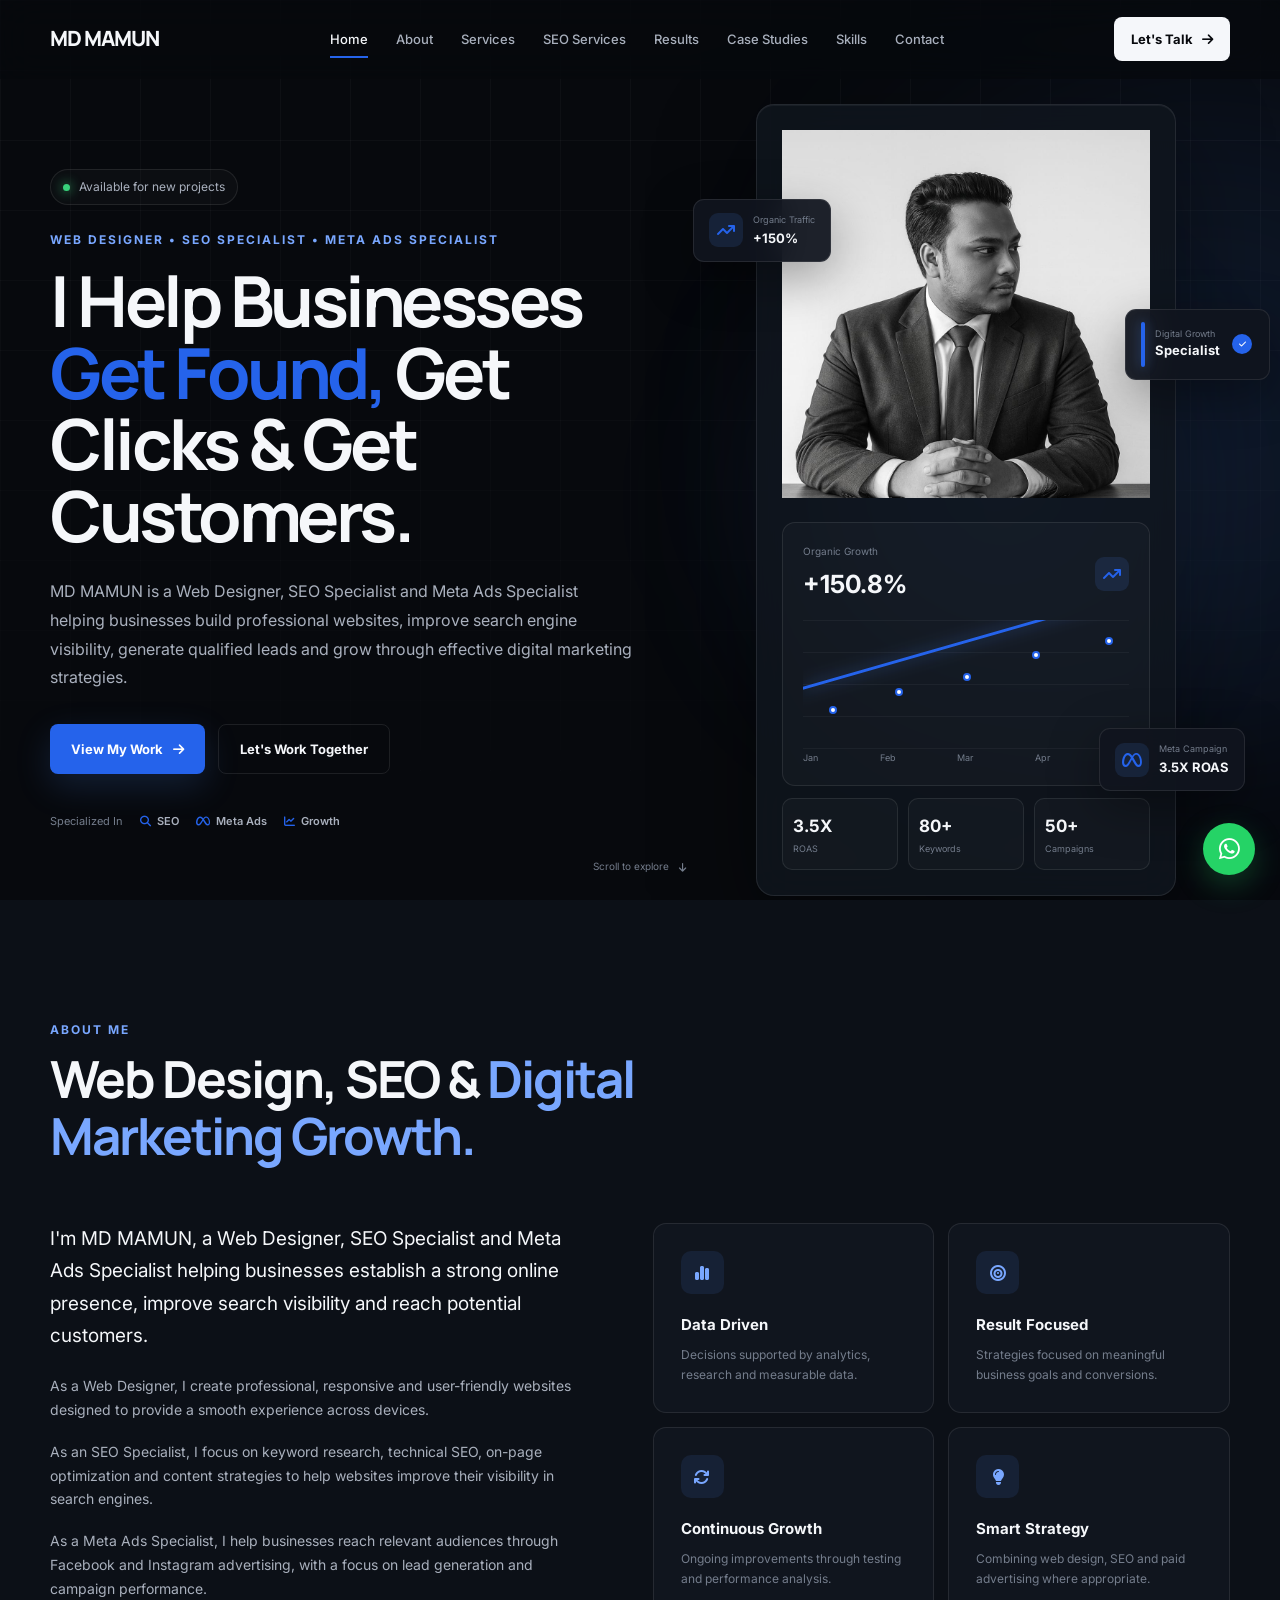
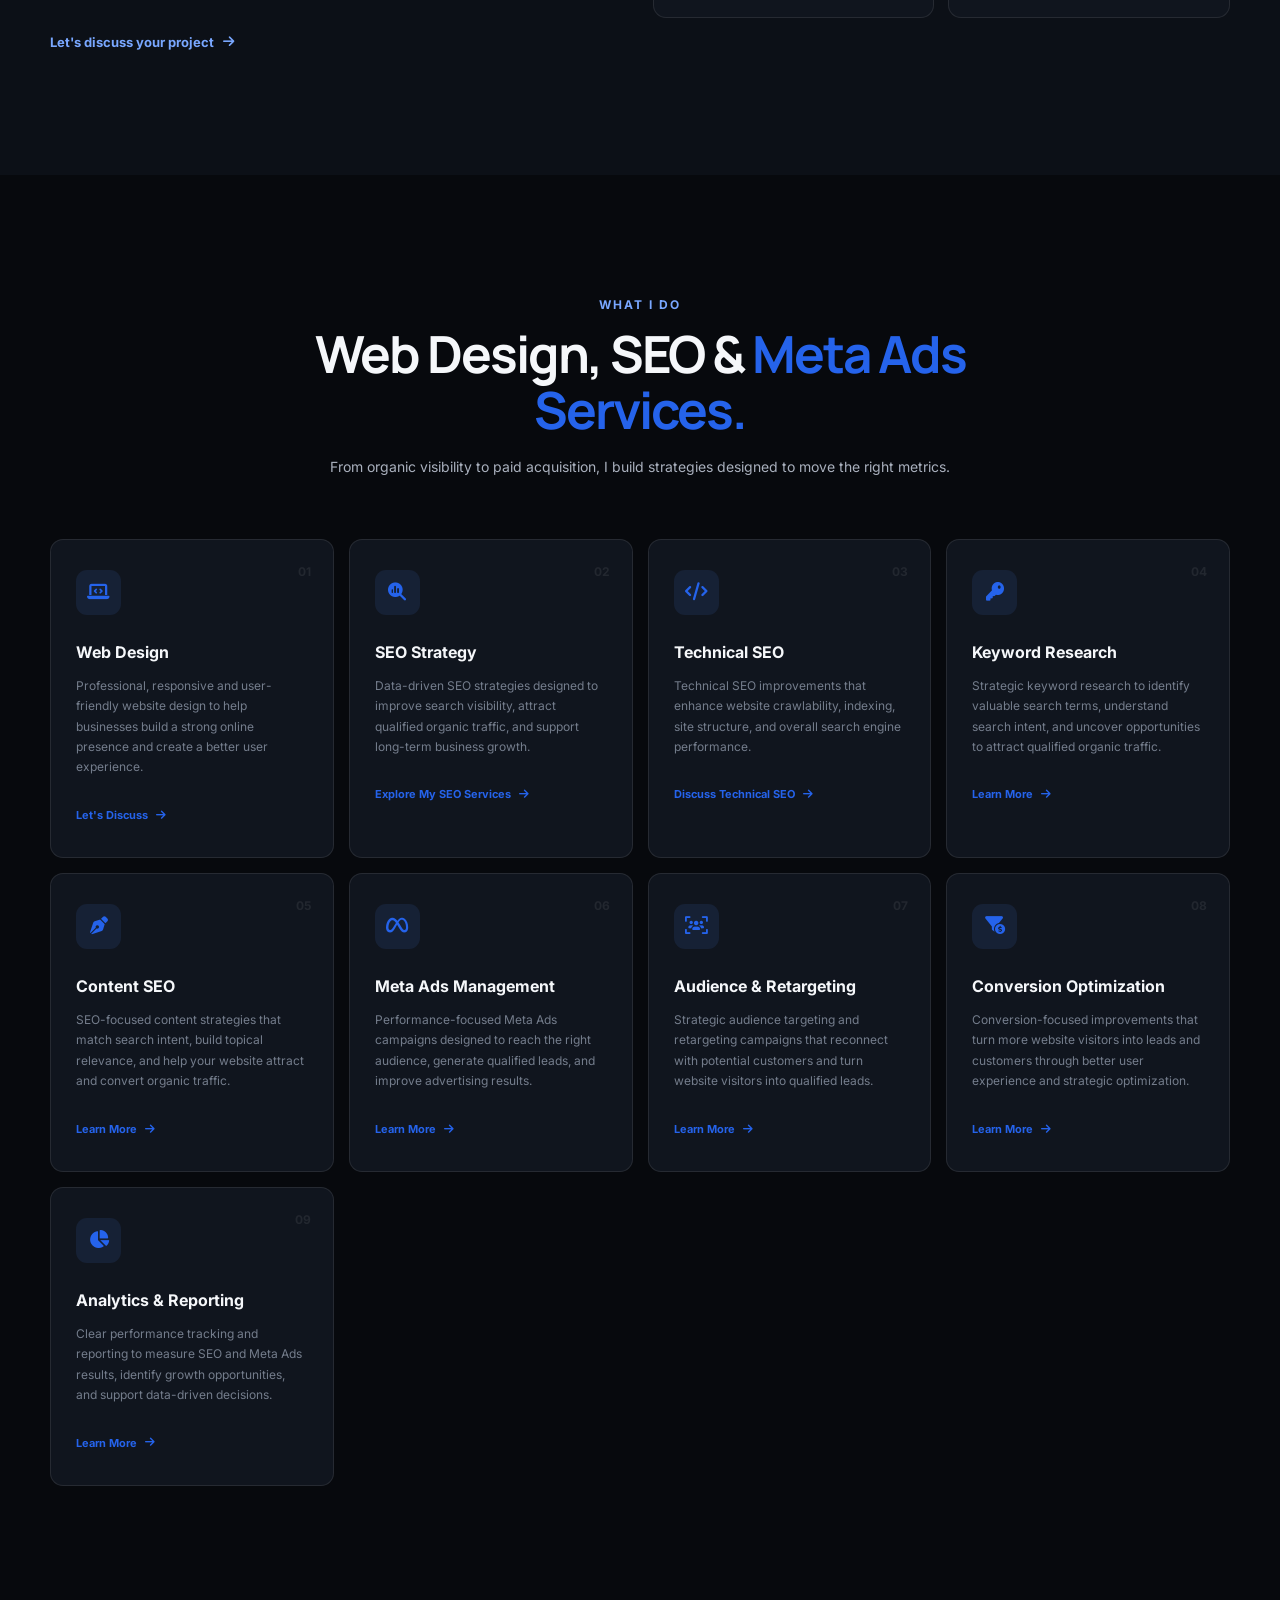
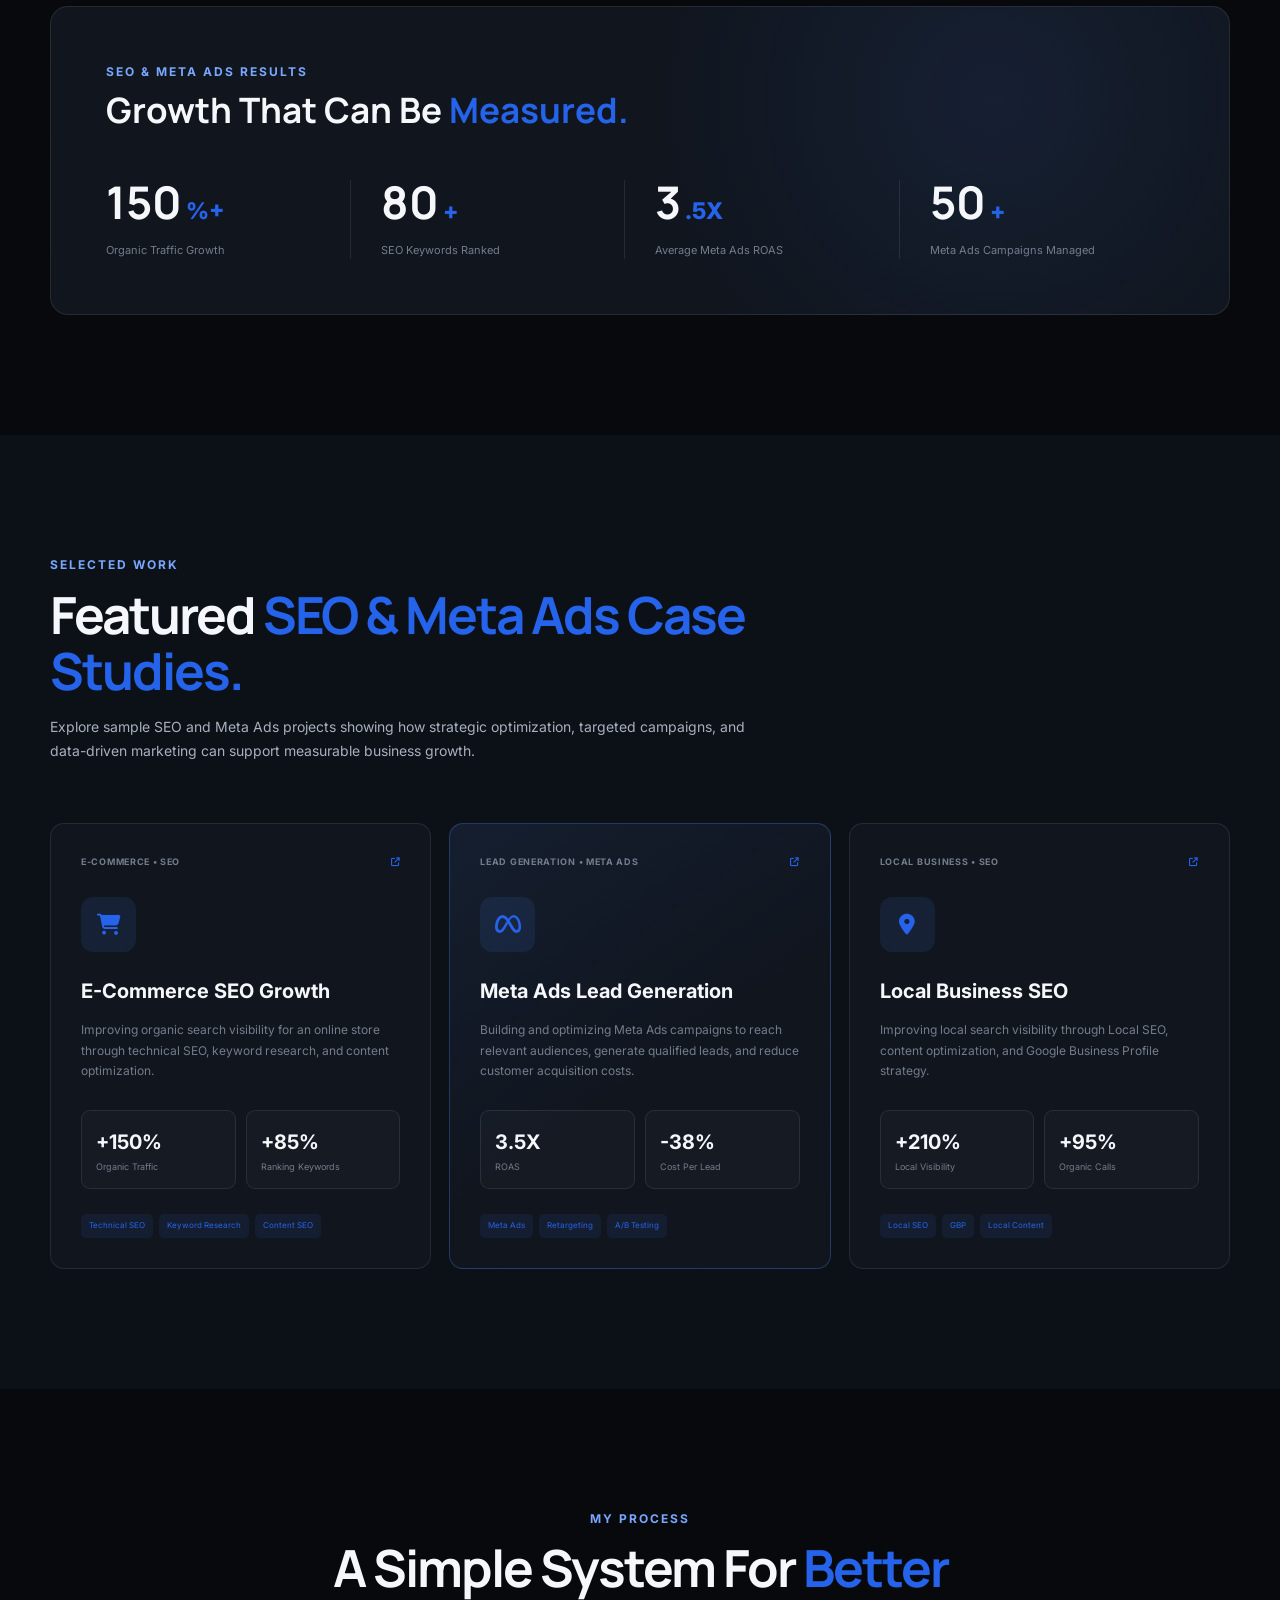
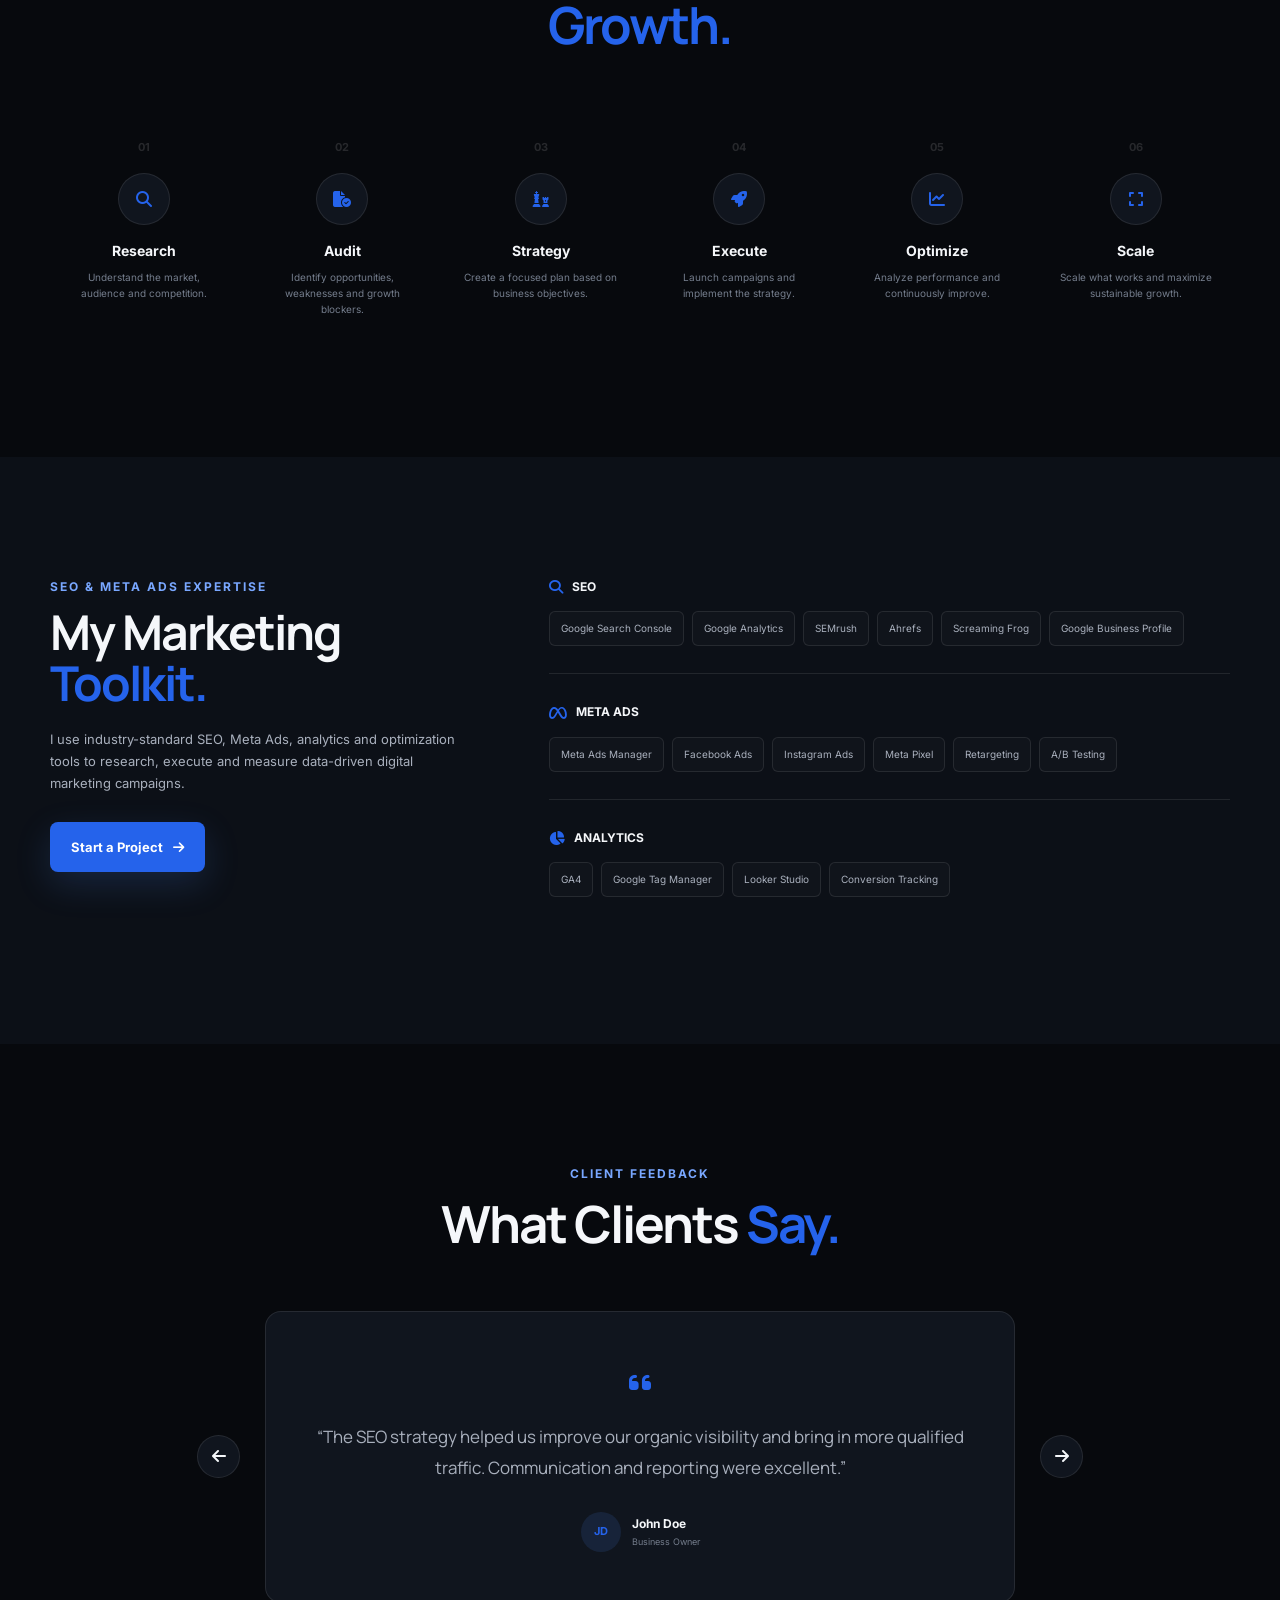
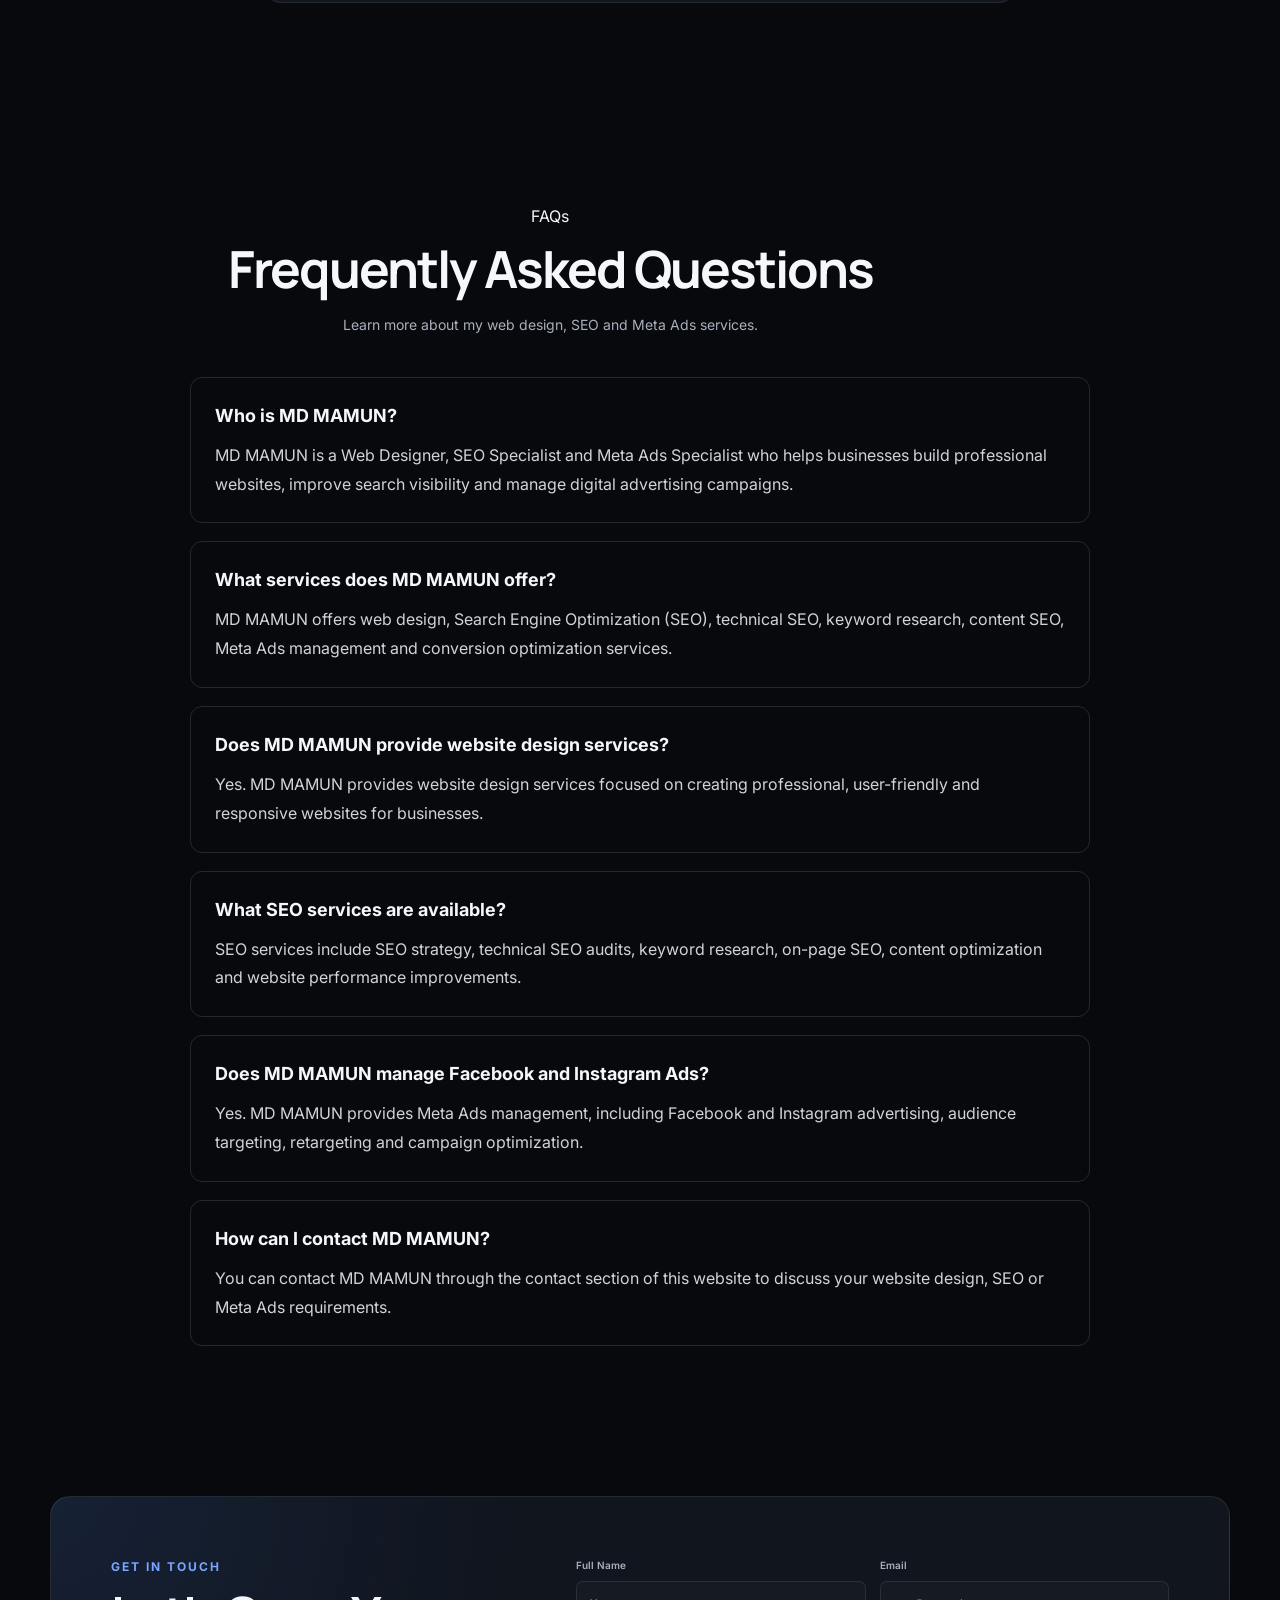
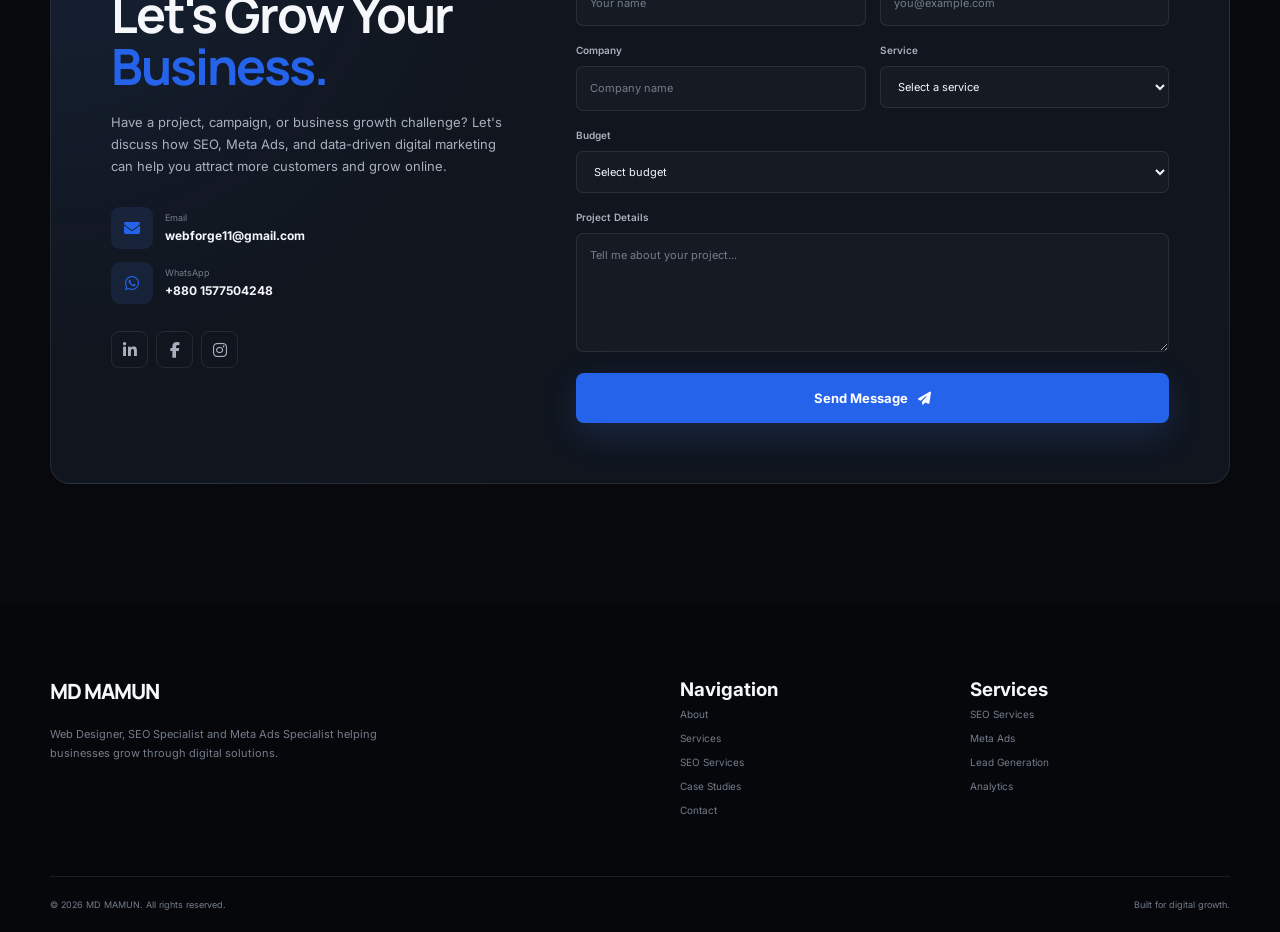
<file: index.html>
<!DOCTYPE html>
<html lang="en">
<head>
    <meta charset="UTF-8">

    <meta name="viewport" content="width=device-width, initial-scale=1.0">
    <link rel="icon" type="image/png" href="favicon.png">
    <meta name="google-site-verification" content="KNHHHYwAVSBhJKQnKTxl7Nmrk8_cVg8RtViOm_LyVMg" />

   <title>MD MAMUN | Web Designer, SEO & Meta Ads Specialist</title>

<meta name="description" content="MD MAMUN is a Web Designer, SEO Specialist and Meta Ads Specialist helping businesses build professional websites, improve search visibility, generate qualified leads and grow through digital marketing.">
    <meta name="keywords"
        content="SEO Specialist, Meta Marketing Specialist, SEO Expert, Meta Ads, Facebook Ads, Digital Marketing, Bangladesh">

    <meta name="author" content="MD MAMUN">
    <meta name="robots" content="index, follow">

    <meta property="og:title" content="MD MAMUN | Web Designer, SEO & Meta Ads Specialist">

<meta property="og:description"
    content="MD MAMUN helps businesses build professional websites, improve search visibility, generate qualified leads and grow through SEO and Meta Ads.">
    <meta property="og:type" content="website">
    <meta property="og:image"
    content="https://my-portfolio.webforge11.workers.dev/My%20Image.jpeg">
    <meta property="og:image:alt" content="MD MAMUN - Web Designer, SEO Specialist and Meta Ads Specialist">
    <meta property="og:url" content="https://my-portfolio.webforge11.workers.dev/">

    <link rel="preconnect" href="https://fonts.googleapis.com">
<link rel="preconnect" href="https://fonts.gstatic.com" crossorigin>

<link rel="stylesheet"
      href="https://cdnjs.cloudflare.com/ajax/libs/font-awesome/6.5.2/css/all.min.css">

    
<link rel="canonical" href="https://my-portfolio.webforge11.workers.dev/">



<link rel="preload"
      href="https://fonts.googleapis.com/css2?family=Inter:wght@400;500;600;700;800&family=Manrope:wght@400;500;600;700;800&display=swap"
      as="style"
      onload="this.onload=null;this.rel='stylesheet'">

<noscript>
    <link rel="stylesheet"
          href="https://fonts.googleapis.com/css2?family=Inter:wght@400;500;600;700;800&family=Manrope:wght@400;500;600;700;800&display=swap">
</noscript> 

    <link rel="stylesheet" href="style.css">
   <script type="application/ld+json">
{
  "@context": "https://schema.org",
  "@type": "Person",
  "@id": "https://my-portfolio.webforge11.workers.dev/#person",
  "name": "MD MAMUN",
  "url": "https://my-portfolio.webforge11.workers.dev/",
  "image": "https://my-portfolio.webforge11.workers.dev/My%20Image.jpeg",
  "jobTitle": [
    "Web Designer",
    "SEO Specialist",
    "Meta Ads Specialist"
  ],
  "description": "MD MAMUN is a Web Designer, SEO Specialist and Meta Ads Specialist helping businesses build professional websites, improve organic search visibility and grow through Meta advertising.",
  "knowsAbout": [
    "Web Design",
    "Website Development",
    "Search Engine Optimization",
    "Technical SEO",
    "Keyword Research",
    "Content SEO",
    "Meta Ads",
    "Facebook Advertising",
    "Instagram Advertising",
    "Digital Marketing"
  ],
  "sameAs": [
    "https://www.linkedin.com/in/md-mamun-2603b63a6/",
    "https://www.facebook.com/share/1CVe4F1av1/",
    "https://www.instagram.com/webforge11/"
  ]
}
</script>

    <!-- Google tag (gtag.js) -->
<script async src="https://www.googletagmanager.com/gtag/js?id=G-RNDS5J6CTK"></script>
<script>
  window.dataLayer = window.dataLayer || [];
  function gtag(){dataLayer.push(arguments);}
  gtag('js', new Date());

  gtag('config', 'G-RNDS5J6CTK');
</script>

    
<script type="application/ld+json">
{
  "@context": "https://schema.org",
  "@type": "FAQPage",
  "mainEntity": [
    {
      "@type": "Question",
      "name": "Who is MD MAMUN?",
      "acceptedAnswer": {
        "@type": "Answer",
        "text": "MD MAMUN is a Web Designer, SEO Specialist and Meta Ads Specialist who helps businesses build professional websites, improve search visibility and manage digital advertising campaigns."
      }
    },
    {
      "@type": "Question",
      "name": "What services does MD MAMUN offer?",
      "acceptedAnswer": {
        "@type": "Answer",
        "text": "MD MAMUN offers web design, Search Engine Optimization (SEO), technical SEO, keyword research, content SEO, Meta Ads management and conversion optimization services."
      }
    },
    {
      "@type": "Question",
      "name": "Does MD MAMUN provide website design services?",
      "acceptedAnswer": {
        "@type": "Answer",
        "text": "Yes. MD MAMUN provides website design services focused on creating professional, user-friendly and responsive websites for businesses."
      }
    },
    {
      "@type": "Question",
      "name": "What SEO services are available?",
      "acceptedAnswer": {
        "@type": "Answer",
        "text": "SEO services include SEO strategy, technical SEO audits, keyword research, on-page SEO, content optimization and website performance improvements."
      }
    },
    {
      "@type": "Question",
      "name": "Does MD MAMUN manage Facebook and Instagram Ads?",
      "acceptedAnswer": {
        "@type": "Answer",
        "text": "Yes. MD MAMUN provides Meta Ads management, including Facebook and Instagram advertising, audience targeting, retargeting and campaign optimization."
      }
    },
    {
      "@type": "Question",
      "name": "How can I contact MD MAMUN?",
      "acceptedAnswer": {
        "@type": "Answer",
        "text": "You can contact MD MAMUN through the contact section of this website to discuss your website design, SEO or Meta Ads requirements."
      }
    }
  ]
}
</script>






</head>

<body>

    <!-- ================= HEADER ================= -->

    <header class="header" id="header">

        <div class="container nav-container">

            <a href="#home" class="logo">
                <span></span>MD <span>MAMUN</span><span></span>
            </a>

           
<nav class="navbar" id="navbar">

    <a href="#home" class="nav-link active">Home</a>
    <a href="#about" class="nav-link">About</a>
    <a href="#services" class="nav-link">Services</a>
    <a href="/seo-services" class="nav-link">SEO Services</a>
    <a href="#results" class="nav-link">Results</a>
    <a href="#case-studies" class="nav-link">Case Studies</a>
    <a href="#skills" class="nav-link">Skills</a>
    <a href="#contact" class="nav-link">Contact</a>

</nav>


            <a href="#contact" class="nav-btn">
                Let's Talk <i class="fa-solid fa-arrow-right"></i>
            </a>

            <button class="menu-toggle" id="menu-toggle" aria-label="Open menu">
                <i class="fa-solid fa-bars"></i>
            </button>

        </div>

    </header>


    <main>

        <!-- ================= HERO ================= -->

        <section class="hero" id="home">

            <div class="hero-grid"></div>

            <div class="container hero-container">

                <div class="hero-content">

                    <div class="availability">
                        <span class="status-dot"></span>
                        Available for new projects
                    </div>

                    <p class="hero-label">
    WEB DESIGNER • SEO SPECIALIST • META ADS SPECIALIST
</p>

                    <h1>
    I Help Businesses
    <span>Get Found,</span>
    Get Clicks & Get Customers.
</h1>

                   <p class="hero-description">
    MD MAMUN is a Web Designer, SEO Specialist and Meta Ads
    Specialist helping businesses build professional websites,
    improve search engine visibility, generate qualified leads
    and grow through effective digital marketing strategies.
</p>
                    

                    <div class="hero-buttons">

                        <a href="#case-studies" class="btn btn-primary">
                            View My Work
                            <i class="fa-solid fa-arrow-right"></i>
                        </a>

                        <a href="#contact" class="btn btn-outline">
                            Let's Work Together
                        </a>

                    </div>

                    <div class="hero-trust">

                        <span>Specialized In</span>

                        <div>
                            <i class="fa-solid fa-magnifying-glass"></i>
                            SEO
                        </div>

                        <div>
                            <i class="fa-brands fa-meta"></i>
                            Meta Ads
                        </div>

                        <div>
                            <i class="fa-solid fa-chart-line"></i>
                            Growth
                        </div>

                    </div>

                </div>


                <!-- HERO CARD -->

                <div class="hero-visual">

                    <div class="profile-glow"></div>

                   <div class="profile-card">

    <!-- BIG PROFILE IMAGE -->
    <div class="big-profile-image">
       <img src="My Image.jpeg" alt="MD MAMUN - Web Designer, SEO Specialist and Meta Ads Specialist">
</div>


   


    <!-- ORGANIC GROWTH CHART -->
   

                        <div class="chart-area">

                            <div class="chart-header">
                                <div>
                                    <small>Organic Growth</small>
                                    <strong>+150.8%</strong>
                                </div>

                                <span>
                                    <i class="fa-solid fa-arrow-trend-up"></i>
                                </span>
                            </div>

                            <div class="chart">

                                <div class="chart-line"></div>

                                <div class="chart-point point-1"></div>
                                <div class="chart-point point-2"></div>
                                <div class="chart-point point-3"></div>
                                <div class="chart-point point-4"></div>
                                <div class="chart-point point-5"></div>

                            </div>

                            <div class="chart-months">
                                <span>Jan</span>
                                <span>Feb</span>
                                <span>Mar</span>
                                <span>Apr</span>
                                <span>May</span>
                            </div>

                        </div>

                        <div class="mini-stats">

                            <div>
                                <strong>3.5X</strong>
                                <span>ROAS</span>
                            </div>

                            <div>
                                <strong>80+</strong>
                                <span>Keywords</span>
                            </div>

                            <div>
                                <strong>50+</strong>
                                <span>Campaigns</span>
                            </div>

                        </div>

                    </div>


                    <div class="floating-card floating-one">

                        <div class="floating-icon">
                            <i class="fa-solid fa-arrow-trend-up"></i>
                        </div>

                        <div>
                            <small>Organic Traffic</small>
                            <strong>+150%</strong>
                        </div>

                    </div>

                    <div class="floating-card floating-growth">

    <div class="growth-line"></div>

    <div>
        <small>Digital Growth</small>
        <strong>Specialist</strong>
    </div>

    <div class="verified">
        <i class="fa-solid fa-check"></i>
    </div>

</div>


                    <div class="floating-card floating-two">

                        <div class="meta-icon">
                            <i class="fa-brands fa-meta"></i>
                        </div>

                        <div>
                            <small>Meta Campaign</small>
                            <strong>3.5X ROAS</strong>
                        </div>

                    </div>

                </div>

            </div>

            <div class="scroll-down">
                <span>Scroll to explore</span>
                <i class="fa-solid fa-arrow-down"></i>
            </div>

        </section>


        <!-- ================= ABOUT ================= -->

        
<section class="section about" id="about">

    <div class="container">

        <div class="section-heading">

            <p class="section-label">ABOUT ME</p>

            <h2>
                Web Design, SEO &
                <span>Digital Marketing Growth.</span>
            </h2>

        </div>

        <div class="about-grid">

            <div class="about-text">

                <p class="lead">
                    I'm MD MAMUN, a Web Designer, SEO Specialist
                    and Meta Ads Specialist helping businesses
                    establish a strong online presence, improve
                    search visibility and reach potential customers.
                </p>

                <p>
                    As a Web Designer, I create professional,
                    responsive and user-friendly websites designed
                    to provide a smooth experience across devices.
                </p>

                <p>
                    As an SEO Specialist, I focus on keyword research,
                    technical SEO, on-page optimization and content
                    strategies to help websites improve their
                    visibility in search engines.
                </p>

                <p>
                    As a Meta Ads Specialist, I help businesses
                    reach relevant audiences through Facebook
                    and Instagram advertising, with a focus on
                    lead generation and campaign performance.
                </p>

                <a href="#contact" class="text-link">
                    Let's discuss your project
                    <i class="fa-solid fa-arrow-right"></i>
                </a>

            </div>

            <div class="about-cards">

                <div class="about-card">
                    <div class="about-icon">
                        <i class="fa-solid fa-chart-simple"></i>
                    </div>
                    <h3>Data Driven</h3>
                    <p>
                        Decisions supported by analytics,
                        research and measurable data.
                    </p>
                </div>

                <div class="about-card">
                    <div class="about-icon">
                        <i class="fa-solid fa-bullseye"></i>
                    </div>
                    <h3>Result Focused</h3>
                    <p>
                        Strategies focused on meaningful
                        business goals and conversions.
                    </p>
                </div>

                <div class="about-card">
                    <div class="about-icon">
                        <i class="fa-solid fa-arrows-rotate"></i>
                    </div>
                    <h3>Continuous Growth</h3>
                    <p>
                        Ongoing improvements through testing
                        and performance analysis.
                    </p>
                </div>

                <div class="about-card">
                    <div class="about-icon">
                        <i class="fa-solid fa-lightbulb"></i>
                    </div>
                    <h3>Smart Strategy</h3>
                    <p>
                        Combining web design, SEO and
                        paid advertising where appropriate.
                    </p>
                </div>

            </div>

        </div>

    </div>

</section>



        <!-- ================= SERVICES ================= -->

        <section class="section services" id="services">

            <div class="container">

                <div class="section-heading center">

                    <p class="section-label">WHAT I DO</p>

                   <h2>
    Web Design, SEO &
    <span>Meta Ads Services.</span>
</h2>

                    <p>
                        From organic visibility to paid acquisition,
                        I build strategies designed to move the right metrics.
                    </p>

                </div>

                 <div class="services-grid">
<div class="service-card">

    <span class="service-number">01</span>

    <div class="service-icon">
        <i class="fa-solid fa-laptop-code"></i>
    </div>

    <h3>Web Design</h3>

    <p>
        Professional, responsive and user-friendly website
        design to help businesses build a strong online presence
        and create a better user experience.
    </p>

    <a href="#contact">
        Let's Discuss <i class="fa-solid fa-arrow-right"></i>
    </a>

</div>


                    <div class="service-card">

                        <span class="service-number">02</span>

                        <div class="service-icon">
                            <i class="fa-solid fa-magnifying-glass-chart"></i>
                        </div>

                        <h3>SEO Strategy</h3>

                        <p>
                            Data-driven SEO strategies designed to improve search visibility,
    attract qualified organic traffic, and support long-term business growth.
                        </p>

                        
<a href="/seo-services">
    Explore My SEO Services
    <i class="fa-solid fa-arrow-right" aria-hidden="true"></i>
</a>

                    </div>


                    <div class="service-card">

                        <span class="service-number">03</span>

                        <div class="service-icon">
                            <i class="fa-solid fa-code"></i>
                        </div>

                        <h3>Technical SEO</h3>

                        <p>
                            Technical SEO improvements that enhance website crawlability, indexing,
    site structure, and overall search engine performance.
                        </p>

                        <a href="#contact">
    Discuss Technical SEO
    <i class="fa-solid fa-arrow-right"></i>
</a>

                    </div>


                    <div class="service-card">

                        <span class="service-number">04</span>

                        <div class="service-icon">
                            <i class="fa-solid fa-key"></i>
                        </div>

                        <h3>Keyword Research</h3>

                        <p>
                           Strategic keyword research to identify valuable search terms,
    understand search intent, and uncover opportunities to attract qualified
    organic traffic.
                        </p>

                        <a href="#contact">
                            Learn More <i class="fa-solid fa-arrow-right"></i>
                        </a>

                    </div>


                    <div class="service-card">

                        <span class="service-number">05</span>

                        <div class="service-icon">
                            <i class="fa-solid fa-pen-nib"></i>
                        </div>

                        <h3>Content SEO</h3>

                        <p>
                             SEO-focused content strategies that match search intent, build topical
    relevance, and help your website attract and convert organic traffic.
                        </p>

                        <a href="#contact">
                            Learn More <i class="fa-solid fa-arrow-right"></i>
                        </a>

                    </div>


                    <div class="service-card">

                        <span class="service-number">06</span>

                        <div class="service-icon">
                            <i class="fa-brands fa-meta"></i>
                        </div>

                        <h3>Meta Ads Management</h3>

                        <p>
                            Performance-focused Meta Ads campaigns designed to reach the right
    audience, generate qualified leads, and improve advertising results.
                        </p>

                        <a href="#contact">
                            Learn More <i class="fa-solid fa-arrow-right"></i>
                        </a>

                    </div>


                    <div class="service-card">

                        <span class="service-number">07</span>

                        <div class="service-icon">
                            <i class="fa-solid fa-users-viewfinder"></i>
                        </div>

                        <h3>Audience & Retargeting</h3>

                        <p>
                           Strategic audience targeting and retargeting campaigns that reconnect
    with potential customers and turn website visitors into qualified leads.
                        </p>

                        <a href="#contact">
                            Learn More <i class="fa-solid fa-arrow-right"></i>
                        </a>

                    </div>


                    <div class="service-card">

                        <span class="service-number">08</span>

                        <div class="service-icon">
                            <i class="fa-solid fa-filter-circle-dollar"></i>
                        </div>

                        <h3>Conversion Optimization</h3>

                        <p>
                            Conversion-focused improvements that turn more website visitors into
    leads and customers through better user experience and strategic optimization.
                        </p>

                        <a href="#contact">
                            Learn More <i class="fa-solid fa-arrow-right"></i>
                        </a>

                    </div>


                    <div class="service-card">

                        <span class="service-number">09</span>

                        <div class="service-icon">
                            <i class="fa-solid fa-chart-pie"></i>
                        </div>

                        <h3>Analytics & Reporting</h3>

                        <p>
                            Clear performance tracking and reporting to measure SEO and Meta Ads
    results, identify growth opportunities, and support data-driven decisions.
                        </p>

                        <a href="#contact">
                            Learn More <i class="fa-solid fa-arrow-right"></i>
                        </a>

                    </div>

                </div>

            </div>

        </section>


        <!-- ================= RESULTS ================= -->

<section class="section results" id="results">

    <div class="container">

        <div class="results-box">

            <div class="results-heading">

                <p class="section-label">SEO & META ADS RESULTS</p>

                <h2>
                    Growth That Can Be
                    <span>Measured.</span>
                </h2>

            </div>


            <div class="stats-grid">

                <div class="stat">
                    <strong class="counter" data-target="150">0</strong>
                    <span>%+</span>
                    <p>Organic Traffic Growth</p>
                </div>

                <div class="stat">
                    <strong class="counter" data-target="80">0</strong>
                    <span>+</span>
                    <p>SEO Keywords Ranked</p>
                </div>

                <div class="stat">
                    <strong class="counter" data-target="3">0</strong>
                    <span>.5X</span>
                    <p>Average Meta Ads ROAS</p>
                </div>

                <div class="stat">
                    <strong class="counter" data-target="50">0</strong>
                    <span>+</span>
                    <p>Meta Ads Campaigns Managed</p>
                </div>

            </div>

        </div>

    </div>

</section>


       <!-- ================= CASE STUDIES ================= -->

<section class="section case-studies" id="case-studies">

    <div class="container">

        <div class="section-heading">

            <p class="section-label">SELECTED WORK</p>

            <h2>
                Featured
                <span>SEO & Meta Ads Case Studies.</span>
            </h2>

            <p>
                Explore sample SEO and Meta Ads projects showing how strategic
                optimization, targeted campaigns, and data-driven marketing
                can support measurable business growth.
            </p>

        </div>


        <div class="case-grid">

            <article class="case-card">

                <div class="case-top">
                    <span>E-COMMERCE • SEO</span>
                    <i class="fa-solid fa-arrow-up-right-from-square"></i>
                </div>

                <div class="case-icon">
                    <i class="fa-solid fa-cart-shopping"></i>
                </div>

                <h3>E-Commerce SEO Growth</h3>

                <p>
                    Improving organic search visibility for an online store
                    through technical SEO, keyword research, and content optimization.
                </p>

                <div class="case-result">
                    <div>
                        <strong>+150%</strong>
                        <span>Organic Traffic</span>
                    </div>

                    <div>
                        <strong>+85%</strong>
                        <span>Ranking Keywords</span>
                    </div>
                </div>

                <div class="case-tags">
                    <span>Technical SEO</span>
                    <span>Keyword Research</span>
                    <span>Content SEO</span>
                </div>

            </article>


            <article class="case-card featured-case">

                <div class="case-top">
                    <span>LEAD GENERATION • META ADS</span>
                    <i class="fa-solid fa-arrow-up-right-from-square"></i>
                </div>

                <div class="case-icon">
                    <i class="fa-brands fa-meta"></i>
                </div>

                <h3>Meta Ads Lead Generation</h3>

                <p>
                    Building and optimizing Meta Ads campaigns to reach
                    relevant audiences, generate qualified leads, and reduce
                    customer acquisition costs.
                </p>

                <div class="case-result">
                    <div>
                        <strong>3.5X</strong>
                        <span>ROAS</span>
                    </div>

                    <div>
                        <strong>-38%</strong>
                        <span>Cost Per Lead</span>
                    </div>
                </div>

                <div class="case-tags">
                    <span>Meta Ads</span>
                    <span>Retargeting</span>
                    <span>A/B Testing</span>
                </div>

            </article>


            <article class="case-card">

                <div class="case-top">
                    <span>LOCAL BUSINESS • SEO</span>
                    <i class="fa-solid fa-arrow-up-right-from-square"></i>
                </div>

                <div class="case-icon">
                    <i class="fa-solid fa-location-dot"></i>
                </div>

                <h3>Local Business SEO</h3>

                <p>
                    Improving local search visibility through Local SEO,
                    content optimization, and Google Business Profile strategy.
                </p>

                <div class="case-result">
                    <div>
                        <strong>+210%</strong>
                        <span>Local Visibility</span>
                    </div>

                    <div>
                        <strong>+95%</strong>
                        <span>Organic Calls</span>
                    </div>
                </div>

                <div class="case-tags">
                    <span>Local SEO</span>
                    <span>GBP</span>
                    <span>Local Content</span>
                </div>

            </article>

        </div>

    </div>

</section>

        <!-- ================= PROCESS ================= -->

        <section class="section process">

            <div class="container">

                <div class="section-heading center">

                    <p class="section-label">MY PROCESS</p>

                    <h2>
                        A Simple System For
                        <span>Better Growth.</span>
                    </h2>

                </div>


                <div class="process-grid">

                    <div class="process-item">
                        <span>01</span>
                        <div class="process-icon">
                            <i class="fa-solid fa-magnifying-glass"></i>
                        </div>
                        <h3>Research</h3>
                        <p>Understand the market, audience and competition.</p>
                    </div>

                    <div class="process-item">
                        <span>02</span>
                        <div class="process-icon">
                            <i class="fa-solid fa-file-circle-check"></i>
                        </div>
                        <h3>Audit</h3>
                        <p>Identify opportunities, weaknesses and growth blockers.</p>
                    </div>

                    <div class="process-item">
                        <span>03</span>
                        <div class="process-icon">
                            <i class="fa-solid fa-chess"></i>
                        </div>
                        <h3>Strategy</h3>
                        <p>Create a focused plan based on business objectives.</p>
                    </div>

                    <div class="process-item">
                        <span>04</span>
                        <div class="process-icon">
                            <i class="fa-solid fa-rocket"></i>
                        </div>
                        <h3>Execute</h3>
                        <p>Launch campaigns and implement the strategy.</p>
                    </div>

                    <div class="process-item">
                        <span>05</span>
                        <div class="process-icon">
                            <i class="fa-solid fa-chart-line"></i>
                        </div>
                        <h3>Optimize</h3>
                        <p>Analyze performance and continuously improve.</p>
                    </div>

                    <div class="process-item">
                        <span>06</span>
                        <div class="process-icon">
                            <i class="fa-solid fa-expand"></i>
                        </div>
                        <h3>Scale</h3>
                        <p>Scale what works and maximize sustainable growth.</p>
                    </div>

                </div>

            </div>

        </section>


       <!-- ================= SKILLS ================= -->

<section class="section skills" id="skills">

    <div class="container">

        <div class="skills-grid">

            <div class="skills-content">

                <p class="section-label">SEO & META ADS EXPERTISE</p>

                <h2>
                    My Marketing
                    <span>Toolkit.</span>
                </h2>

                <p>
                    I use industry-standard SEO, Meta Ads, analytics and
                    optimization tools to research, execute and measure
                    data-driven digital marketing campaigns.
                </p>

                <a href="#contact" class="btn btn-primary">
                    Start a Project
                    <i class="fa-solid fa-arrow-right"></i>
                </a>

            </div>


            <div class="tools">

                <div class="tool-group">

                    <h3>
                        <i class="fa-solid fa-magnifying-glass"></i>
                        SEO
                    </h3>

                    <div class="tool-list">
                        <span>Google Search Console</span>
                        <span>Google Analytics</span>
                        <span>SEMrush</span>
                        <span>Ahrefs</span>
                        <span>Screaming Frog</span>
                        <span>Google Business Profile</span>
                    </div>

                </div>


                <div class="tool-group">

                    <h3>
                        <i class="fa-brands fa-meta"></i>
                        META ADS
                    </h3>

                    <div class="tool-list">
                        <span>Meta Ads Manager</span>
                        <span>Facebook Ads</span>
                        <span>Instagram Ads</span>
                        <span>Meta Pixel</span>
                        <span>Retargeting</span>
                        <span>A/B Testing</span>
                    </div>

                </div>


                <div class="tool-group">

                    <h3>
                        <i class="fa-solid fa-chart-pie"></i>
                        ANALYTICS
                    </h3>

                    <div class="tool-list">
                        <span>GA4</span>
                        <span>Google Tag Manager</span>
                        <span>Looker Studio</span>
                        <span>Conversion Tracking</span>
                    </div>

                </div>

            </div>

        </div>

    </div>

</section>


        <!-- ================= TESTIMONIALS ================= -->

        <section class="section testimonials">

            <div class="container">

                <div class="section-heading center">

                    <p class="section-label">CLIENT FEEDBACK</p>

                    <h2>
                        What Clients
                        <span>Say.</span>
                    </h2>

                </div>


                <div class="testimonial-wrapper">

                   <button class="testimonial-btn prev" id="prevTestimonial" aria-label="Previous testimonial">
                        <i class="fa-solid fa-arrow-left"></i>
                    </button>

                    <div class="testimonial">

                        <div class="quote">
                            <i class="fa-solid fa-quote-left"></i>
                        </div>

                        <p id="testimonialText">
                            “The SEO strategy helped us improve our organic visibility
                            and bring in more qualified traffic. Communication and
                            reporting were excellent.”
                        </p>

                        <div class="client">

                            <div class="client-avatar">
                                JD
                            </div>

                            <div>
                                <strong id="clientName">John Doe</strong>
                                <span id="clientRole">Business Owner</span>
                            </div>

                        </div>

                    </div>

                    <button class="testimonial-btn next" id="nextTestimonial" aria-label="Next testimonial">
                        <i class="fa-solid fa-arrow-right"></i>
                    </button>

                </div>

            </div>

        </section>

        
<!-- FAQ Section -->
<section class="faq-section" id="faq">
  <div class="section-container">
    <div class="section-heading">
      <span class="section-tag">FAQs</span>
      <h2>Frequently Asked Questions</h2>
      <p>Learn more about my web design, SEO and Meta Ads services.</p>
    </div>

    <div class="faq-list">

      <div class="faq-item">
        <h3>Who is MD MAMUN?</h3>
        <p>MD MAMUN is a Web Designer, SEO Specialist and Meta Ads Specialist who helps businesses build professional websites, improve search visibility and manage digital advertising campaigns.</p>
      </div>

      <div class="faq-item">
        <h3>What services does MD MAMUN offer?</h3>
        <p>MD MAMUN offers web design, Search Engine Optimization (SEO), technical SEO, keyword research, content SEO, Meta Ads management and conversion optimization services.</p>
      </div>

      <div class="faq-item">
        <h3>Does MD MAMUN provide website design services?</h3>
        <p>Yes. MD MAMUN provides website design services focused on creating professional, user-friendly and responsive websites for businesses.</p>
      </div>

      <div class="faq-item">
        <h3>What SEO services are available?</h3>
        <p>SEO services include SEO strategy, technical SEO audits, keyword research, on-page SEO, content optimization and website performance improvements.</p>
      </div>

      <div class="faq-item">
        <h3>Does MD MAMUN manage Facebook and Instagram Ads?</h3>
        <p>Yes. MD MAMUN provides Meta Ads management, including Facebook and Instagram advertising, audience targeting, retargeting and campaign optimization.</p>
      </div>

      <div class="faq-item">
        <h3>How can I contact MD MAMUN?</h3>
        <p>You can contact MD MAMUN through the contact section of this website to discuss your website design, SEO or Meta Ads requirements.</p>
      </div>

    </div>
  </div>
</section>



       <!-- ================= CONTACT ================= -->

<section class="section contact" id="contact">

    <div class="container">

        <div class="contact-box">

            <div class="contact-content">

                <p class="section-label">GET IN TOUCH</p>

                <h2>
                    Let's Grow Your
                    <span>Business.</span>
                </h2>

                <p>
                    Have a project, campaign, or business growth challenge?
                    Let's discuss how SEO, Meta Ads, and data-driven digital
                    marketing can help you attract more customers and grow online.
                </p>


                <div class="contact-info">

                    <a href="mailto:webforge11@gmail.com">

                        <div class="contact-icon">
                            <i class="fa-solid fa-envelope"></i>
                        </div>

                        <div>
                            <small>Email</small>
                            <strong>webforge11@gmail.com</strong>
                        </div>

                    </a>


                    <a href="https://wa.me/8801577504248"
                        target="_blank"
                        rel="noopener noreferrer">

                        <div class="contact-icon">
                            <i class="fa-brands fa-whatsapp"></i>
                        </div>

                        <div>
                            <small>WhatsApp</small>
                            <strong>+880 1577504248</strong>
                        </div>

                    </a>

                </div>


                <div class="social-links">

                    <a href="https://www.linkedin.com/in/md-mamun-2603b63a6?utm_source=share_via&utm_content=profile&utm_medium=member_android"
                        aria-label="LinkedIn"
                        target="_blank"
                        rel="noopener noreferrer">
                        <i class="fa-brands fa-linkedin-in"></i>
                    </a>

                    <a href="https://www.facebook.com/share/19gvWAkJgh/"
                        aria-label="Facebook"
                        target="_blank"
                        rel="noopener noreferrer">
                        <i class="fa-brands fa-facebook-f"></i>
                    </a>

                    <a href="https://www.instagram.com/webforge11?stkn=M3dqaGt1dnA3Y2to"
                        aria-label="Instagram"
                        target="_blank"
                        rel="noopener noreferrer">
                        <i class="fa-brands fa-instagram"></i>
                    </a>

                </div>

            </div>


            <form class="contact-form" id="contactForm">

                <div class="form-row">

                    <div class="form-group">
                        <label for="name">Full Name</label>
                        <input type="text" id="name"
                            placeholder="Your name" required>
                    </div>

                    <div class="form-group">
                        <label for="email">Email</label>
                        <input type="email" id="email"
                            placeholder="you@example.com" required>
                    </div>

                </div>


                <div class="form-row">

                    <div class="form-group">
                        <label for="company">Company</label>
                        <input type="text" id="company"
                            placeholder="Company name">
                    </div>

                    <div class="form-group">

                        <label for="service">Service</label>

                        <select id="service">

                            <option value="">Select a service</option>
                            <option>SEO Strategy</option>
                            <option>Technical SEO</option>
                            <option>Meta Ads</option>
                            <option>Lead Generation</option>
                            <option>Local SEO</option>
                            <option>Other</option>

                        </select>

                    </div>

                </div>


                <div class="form-group">

                    <label for="budget">Budget</label>

                    <select id="budget">

                        <option value="">Select budget</option>
                        <option>$100 - $500</option>
                        <option>$500 - $1,000</option>
                        <option>$1,000 - $3,000</option>
                        <option>$3,000+</option>

                    </select>

                </div>


                <div class="form-group">

                    <label for="message">Project Details</label>

                    <textarea id="message"
                        placeholder="Tell me about your project..."
                        rows="5" required></textarea>

                </div>


                <button type="submit" class="btn btn-primary submit-btn">

                    Send Message
                    <i class="fa-solid fa-paper-plane"></i>

                </button>

                <p class="form-message" id="formMessage"></p>

            </form>

        </div>

    </div>

</section>

</main>


    <!-- ================= FOOTER ================= -->

    <footer class="footer">

        <div class="container footer-top">

            <div>

                <a href="#home" class="logo">
                    <span></span>MD <span>MAMUN</span><span></span>
                </a>

                <p>
                    Web Designer, SEO Specialist and Meta Ads Specialist
helping businesses grow through digital solutions.
                </p>

            </div>


            <div class="footer-links">

                <div>
                    <h3>Navigation</h3>
                    <a href="#about">About</a>
                    <a href="#services">Services</a>
                    <a href="/seo-services">SEO Services</a>
                    <a href="#case-studies">Case Studies</a>
                    <a href="#contact">Contact</a>
                </div>

                <div>
                    <h3>Services</h3>
                    <a href="/seo-services">SEO Services</a>
                    <a href="#services">Meta Ads</a>
                    <a href="#services">Lead Generation</a>
                    <a href="#services">Analytics</a>
                </div>

            </div>

        </div>


        <div class="container footer-bottom">

            <p>
                © <span id="year"></span> MD MAMUN. All rights reserved.
            </p>

            <p>
                Built for digital growth.
            </p>

        </div>

    </footer>


    <!-- ================= WHATSAPP ================= -->

    <a href="https://wa.me/8801577504248"
        target="_blank"
        class="whatsapp"
        aria-label="Chat on WhatsApp">

        <i class="fa-brands fa-whatsapp"></i>

    </a>


    <!-- BACK TO TOP -->

    <button class="back-top" id="backTop">
        <i class="fa-solid fa-arrow-up"></i>
    </button>


    <script src="script.js"></script>

</body>
</html>
</file>
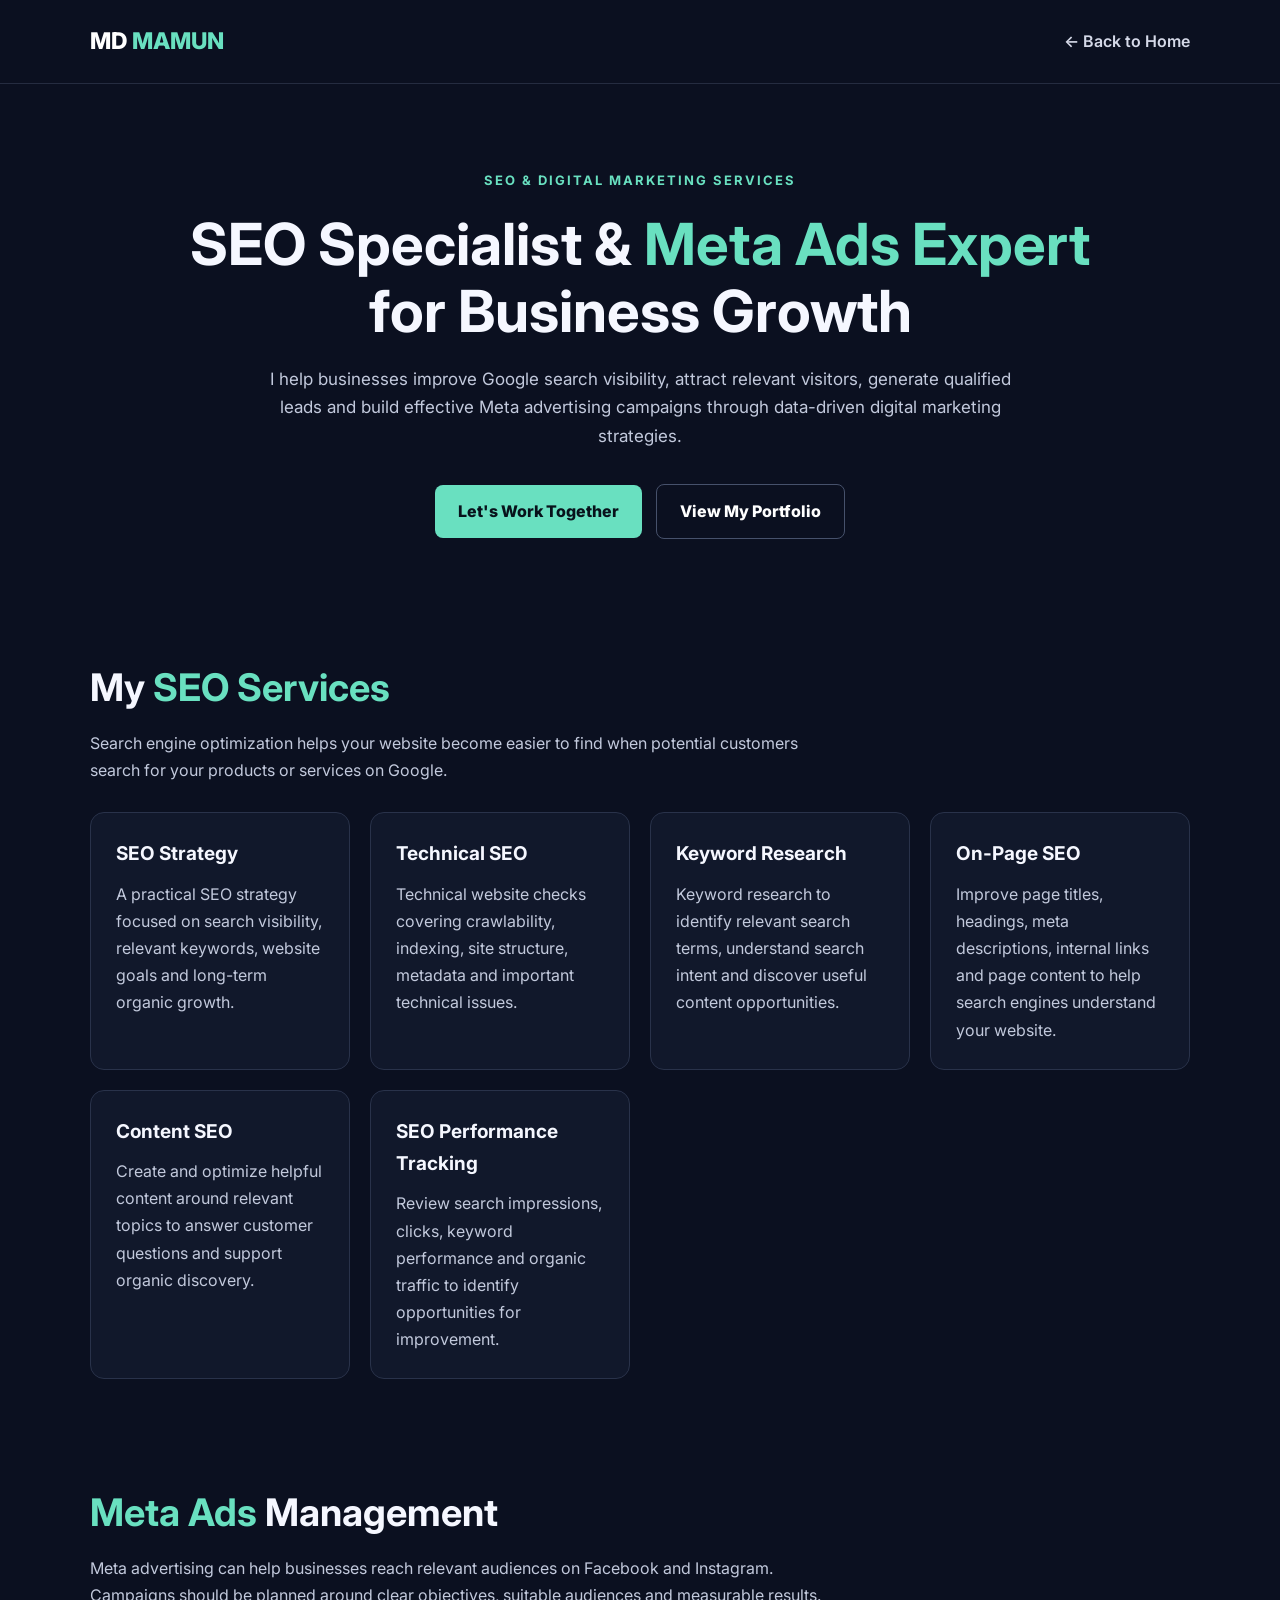
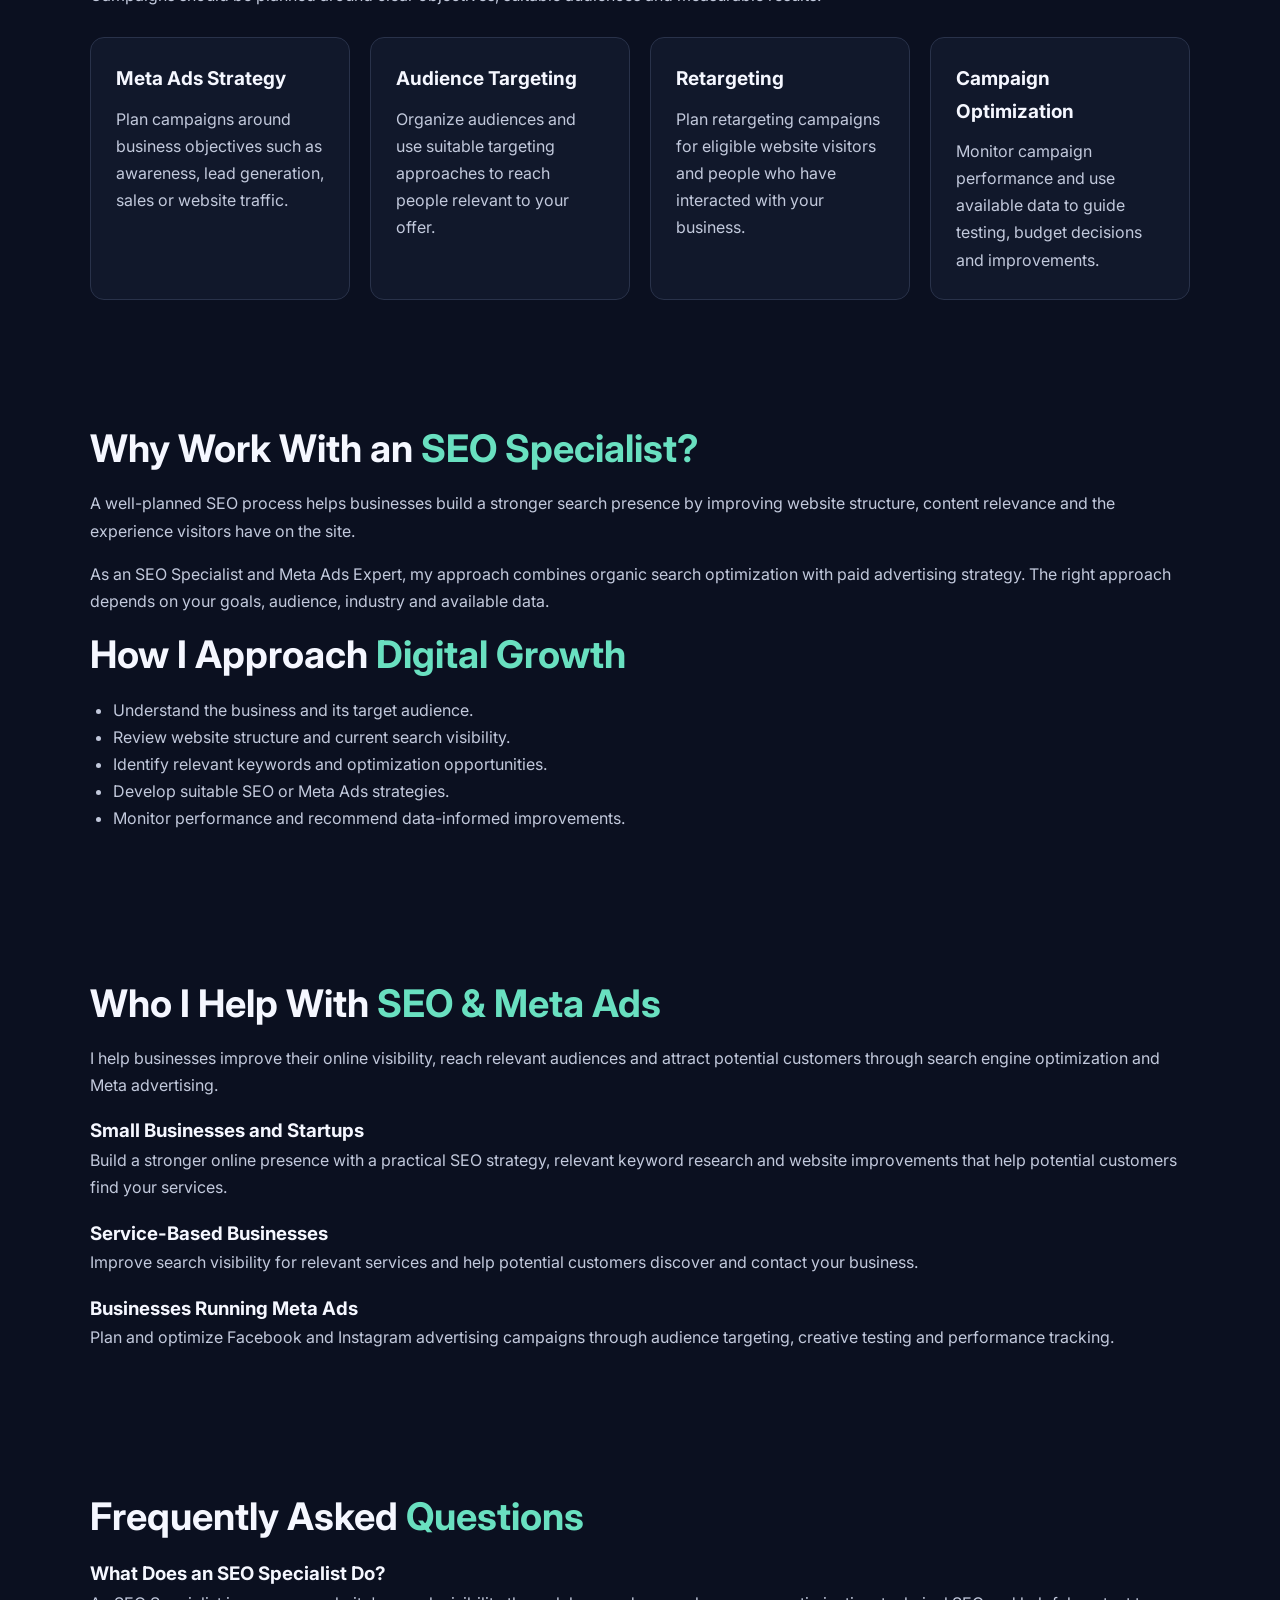
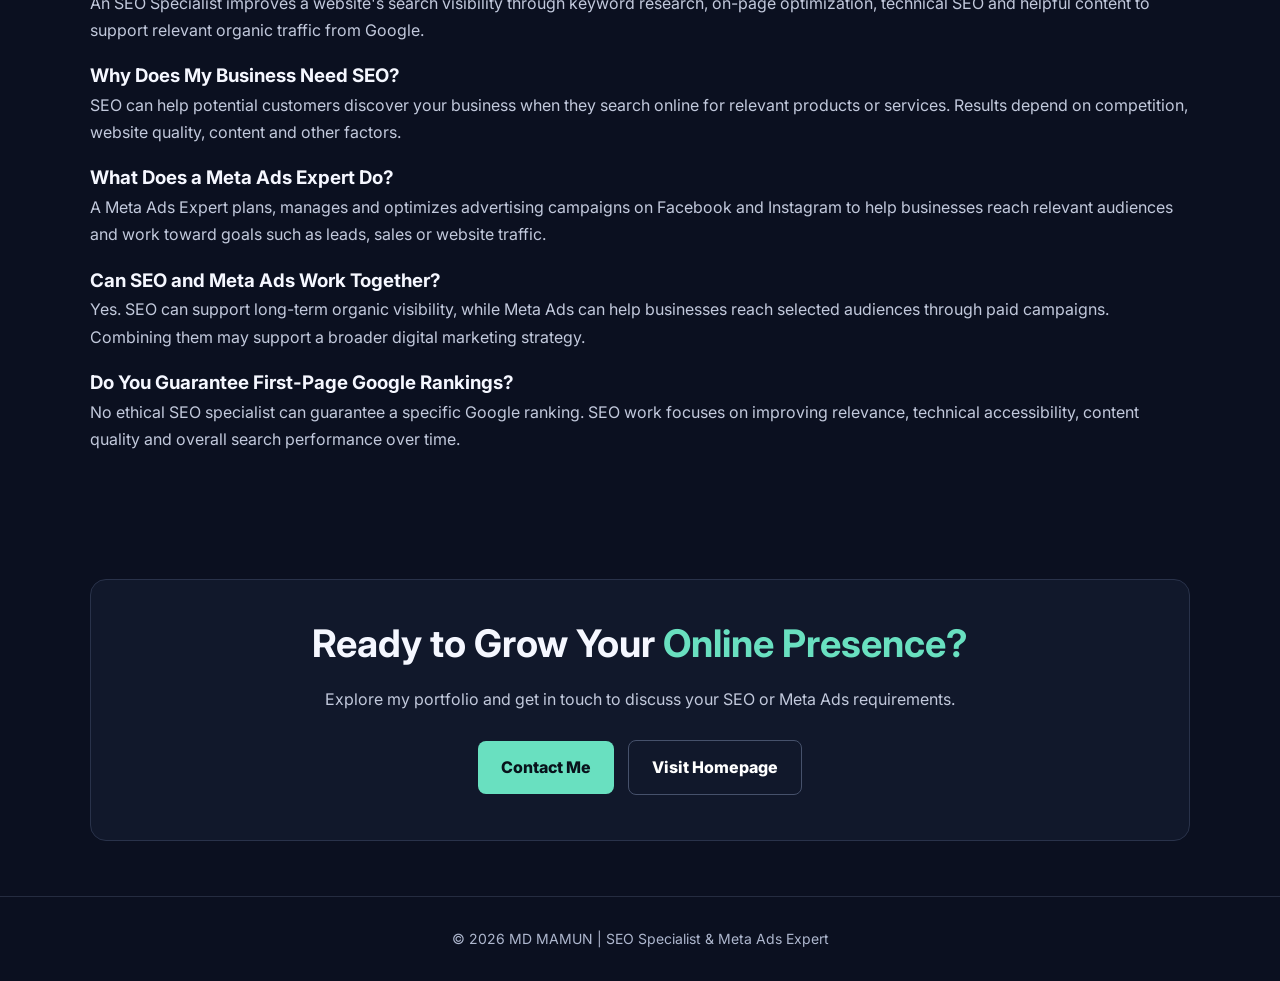
<file: seo-services.html>
<!DOCTYPE html>
<html lang="en">
<head>
    <meta charset="UTF-8">
    <meta name="viewport" content="width=device-width, initial-scale=1.0">

    <title>SEO Specialist & Meta Ads Expert | MD MAMUN</title>

    <meta name="description" content="Looking for an SEO Specialist or Meta Ads Expert? MD MAMUN helps businesses improve Google rankings, increase organic traffic, generate qualified leads and manage Meta Ads campaigns.">

    <meta name="robots" content="index, follow">

    <link rel="canonical" href="https://my-portfolio.webforge11.workers.dev/seo-services">
    <meta property="og:title" content="SEO Specialist & Meta Ads Expert | MD MAMUN">
    <meta property="og:description" content="SEO services and Meta Ads management to help businesses improve visibility, attract customers and grow online.">
    <meta property="og:type" content="website">
    <meta property="og:url" content="https://my-portfolio.webforge11.workers.dev/seo-services">

    <link rel="icon" type="image/png" href="favicon.png">

    <link rel="preconnect" href="https://fonts.googleapis.com">
    <link rel="preconnect" href="https://fonts.gstatic.com" crossorigin>
    <link href="https://fonts.googleapis.com/css2?family=Inter:wght@400;500;600;700;800&display=swap" rel="stylesheet">

    <!-- Google tag (gtag.js) -->
<script async src="https://www.googletagmanager.com/gtag/js?id=G-RNDS5J6CTK"></script>
<script>
  window.dataLayer = window.dataLayer || [];
  function gtag(){dataLayer.push(arguments);}
  gtag('js', new Date());

  gtag('config', 'G-RNDS5J6CTK');
</script>

    <style>
        * {
            margin: 0;
            padding: 0;
            box-sizing: border-box;
        }

        body {
            font-family: 'Inter', sans-serif;
            background: #0b1020;
            color: #f5f7ff;
            line-height: 1.7;
        }

        .container {
            width: min(1100px, 90%);
            margin: auto;
        }

        header {
            padding: 22px 0;
            border-bottom: 1px solid #252c40;
        }

        nav {
            display: flex;
            justify-content: space-between;
            align-items: center;
            gap: 20px;
            flex-wrap: wrap;
        }

        .logo {
            color: #ffffff;
            font-size: 23px;
            font-weight: 800;
            text-decoration: none;
        }

        .logo span {
            color: #69e0c0;
        }

        .nav-link {
            color: #d5d9e8;
            text-decoration: none;
            font-weight: 600;
        }

        .hero {
            padding: 85px 0 65px;
            text-align: center;
        }

        .eyebrow {
            color: #69e0c0;
            font-weight: 700;
            text-transform: uppercase;
            letter-spacing: 2px;
            font-size: 13px;
        }

        h1 {
            font-size: clamp(34px, 6vw, 58px);
            line-height: 1.15;
            margin: 20px auto;
            max-width: 900px;
        }

        h1 span, h2 span {
            color: #69e0c0;
        }

        .hero p {
            max-width: 760px;
            margin: 0 auto 28px;
            color: #c2c9dc;
            font-size: 17px;
        }

        .button {
            display: inline-block;
            padding: 13px 23px;
            background: #69e0c0;
            color: #08121b;
            text-decoration: none;
            font-weight: 800;
            border-radius: 8px;
            margin: 5px;
        }

        .button.secondary {
            background: transparent;
            border: 1px solid #46516b;
            color: #ffffff;
        }

        section {
            padding: 55px 0;
        }

        h2 {
            font-size: clamp(27px, 4vw, 38px);
            line-height: 1.25;
            margin-bottom: 18px;
        }

        .intro {
            max-width: 760px;
            color: #c2c9dc;
            margin-bottom: 28px;
        }

        .grid {
            display: grid;
            grid-template-columns: repeat(auto-fit, minmax(230px, 1fr));
            gap: 20px;
        }

        .card {
            padding: 25px;
            border: 1px solid #29324a;
            background: #11182b;
            border-radius: 14px;
        }

        .card h3 {
            margin-bottom: 10px;
            font-size: 19px;
        }

        .card p, .content p, .content li {
            color: #c2c9dc;
        }

        .content h2 {
            margin-top: 15px;
        }

        .content p {
            margin-bottom: 16px;
        }

        .content ul {
            padding-left: 23px;
            margin: 12px 0 22px;
        }

        .cta {
            text-align: center;
            padding: 40px 25px;
            border: 1px solid #29324a;
            background: #11182b;
            border-radius: 16px;
        }

        footer {
            text-align: center;
            padding: 30px 0;
            border-top: 1px solid #252c40;
            color: #aeb7ce;
            font-size: 14px;
        }

        @media (max-width: 600px) {
            .hero {
                padding: 60px 0 40px;
            }

            .card {
                padding: 20px;
            }
        }
    </style>
</head>

<body>

    <header>
        <nav class="container">
            <a class="logo" href="./">MD <span>MAMUN</span></a>
            <a class="nav-link" href="./">← Back to Home</a>
        </nav>
    </header>

    <main>
        <section class="hero container">
            <div class="eyebrow">SEO & Digital Marketing Services</div>

            <h1>
                SEO Specialist & <span>Meta Ads Expert</span>
                for Business Growth
            </h1>

            <p>
                I help businesses improve Google search visibility, attract relevant
                visitors, generate qualified leads and build effective Meta advertising
                campaigns through data-driven digital marketing strategies.
            </p>

            <a class="button" href="./#contact">Let's Work Together</a>
            <a class="button secondary" href="./">View My Portfolio</a>
        </section>

        <section class="container">
            <h2>My <span>SEO Services</span></h2>

            <p class="intro">
                Search engine optimization helps your website become easier to find
                when potential customers search for your products or services on Google.
            </p>

            <div class="grid">
                <article class="card">
                    <h3>SEO Strategy</h3>
                    <p>
                        A practical SEO strategy focused on search visibility,
                        relevant keywords, website goals and long-term organic growth.
                    </p>
                </article>

                <article class="card">
                    <h3>Technical SEO</h3>
                    <p>
                        Technical website checks covering crawlability, indexing,
                        site structure, metadata and important technical issues.
                    </p>
                </article>

                <article class="card">
                    <h3>Keyword Research</h3>
                    <p>
                        Keyword research to identify relevant search terms, understand
                        search intent and discover useful content opportunities.
                    </p>
                </article>

                <article class="card">
                    <h3>On-Page SEO</h3>
                    <p>
                        Improve page titles, headings, meta descriptions, internal links
                        and page content to help search engines understand your website.
                    </p>
                </article>

                <article class="card">
                    <h3>Content SEO</h3>
                    <p>
                        Create and optimize helpful content around relevant topics
                        to answer customer questions and support organic discovery.
                    </p>
                </article>

                <article class="card">
                    <h3>SEO Performance Tracking</h3>
                    <p>
                        Review search impressions, clicks, keyword performance and
                        organic traffic to identify opportunities for improvement.
                    </p>
                </article>
            </div>
        </section>

        <section class="container">
            <h2><span>Meta Ads</span> Management</h2>

            <p class="intro">
                Meta advertising can help businesses reach relevant audiences on
                Facebook and Instagram. Campaigns should be planned around clear
                objectives, suitable audiences and measurable results.
            </p>

            <div class="grid">
                <article class="card">
                    <h3>Meta Ads Strategy</h3>
                    <p>
                        Plan campaigns around business objectives such as awareness,
                        lead generation, sales or website traffic.
                    </p>
                </article>

                <article class="card">
                    <h3>Audience Targeting</h3>
                    <p>
                        Organize audiences and use suitable targeting approaches
                        to reach people relevant to your offer.
                    </p>
                </article>

                <article class="card">
                    <h3>Retargeting</h3>
                    <p>
                        Plan retargeting campaigns for eligible website visitors
                        and people who have interacted with your business.
                    </p>
                </article>

                <article class="card">
                    <h3>Campaign Optimization</h3>
                    <p>
                        Monitor campaign performance and use available data to
                        guide testing, budget decisions and improvements.
                    </p>
                </article>
            </div>
        </section>

        <section class="container content">
            <h2>Why Work With an <span>SEO Specialist?</span></h2>

            <p>
                A well-planned SEO process helps businesses build a stronger
                search presence by improving website structure, content relevance
                and the experience visitors have on the site.
            </p>

            <p>
                As an SEO Specialist and Meta Ads Expert, my approach combines
                organic search optimization with paid advertising strategy.
                The right approach depends on your goals, audience, industry
                and available data.
            </p>

            <h2>How I Approach <span>Digital Growth</span></h2>

            <ul>
                <li>Understand the business and its target audience.</li>
                <li>Review website structure and current search visibility.</li>
                <li>Identify relevant keywords and optimization opportunities.</li>
                <li>Develop suitable SEO or Meta Ads strategies.</li>
                <li>Monitor performance and recommend data-informed improvements.</li>
            </ul>
        </section>
        
<section class="container content">
    <h2>Who I Help With <span>SEO & Meta Ads</span></h2>

    <p>
        I help businesses improve their online visibility, reach relevant
        audiences and attract potential customers through search engine
        optimization and Meta advertising.
    </p>

    <h3>Small Businesses and Startups</h3>
    <p>
        Build a stronger online presence with a practical SEO strategy,
        relevant keyword research and website improvements that help
        potential customers find your services.
    </p>

    <h3>Service-Based Businesses</h3>
    <p>
        Improve search visibility for relevant services and help
        potential customers discover and contact your business.
    </p>

    <h3>Businesses Running Meta Ads</h3>
    <p>
        Plan and optimize Facebook and Instagram advertising campaigns
        through audience targeting, creative testing and performance tracking.
    </p>
</section>

        
<section class="container content">
    <h2>Frequently Asked <span>Questions</span></h2>

    <h3>What Does an SEO Specialist Do?</h3>
    <p>
        An SEO Specialist improves a website's search visibility through
        keyword research, on-page optimization, technical SEO and helpful
        content to support relevant organic traffic from Google.
    </p>

    <h3>Why Does My Business Need SEO?</h3>
    <p>
        SEO can help potential customers discover your business when they
        search online for relevant products or services. Results depend on
        competition, website quality, content and other factors.
    </p>

    <h3>What Does a Meta Ads Expert Do?</h3>
    <p>
        A Meta Ads Expert plans, manages and optimizes advertising campaigns
        on Facebook and Instagram to help businesses reach relevant audiences
        and work toward goals such as leads, sales or website traffic.
    </p>

    <h3>Can SEO and Meta Ads Work Together?</h3>
    <p>
        Yes. SEO can support long-term organic visibility, while Meta Ads
        can help businesses reach selected audiences through paid campaigns.
        Combining them may support a broader digital marketing strategy.
    </p>

    <h3>Do You Guarantee First-Page Google Rankings?</h3>
    <p>
        No ethical SEO specialist can guarantee a specific Google ranking.
        SEO work focuses on improving relevance, technical accessibility,
        content quality and overall search performance over time.
    </p>
</section>



        <section class="container">
            <div class="cta">
                <h2>Ready to Grow Your <span>Online Presence?</span></h2>

                <p class="intro" style="margin: 0 auto 22px;">
                    Explore my portfolio and get in touch to discuss your SEO
                    or Meta Ads requirements.
                </p>

                <a class="button" href="./#contact">Contact Me</a>
                <a class="button secondary" href="./">Visit Homepage</a>
            </div>
        </section>
    </main>

    <footer>
        <div class="container">
            © 2026 MD MAMUN | SEO Specialist & Meta Ads Expert
        </div>
    </footer>

</body>
</html>
</file>
<file: style.css>
:root {--bg:#07090d;--bg-light:#0c1017;--card:#10151e;--card-hover:#141b26;--text:#f5f7fa;--text-soft:#a9b0bd;--text-muted:#747d8c;--accent:#2563eb;--accent-light:#79a7ff;--border:rgba(255,255,255,0.09);--max-width:1180px;--transition:0.3s ease;} * {margin:0;padding:0;box-sizing:border-box;} html {scroll-behavior:smooth;} body {font-family:"Inter",sans-serif;background:var(--bg);color:var(--text);line-height:1.7;overflow-x:hidden;} body.no-scroll {overflow:hidden;} a {text-decoration:none;color:inherit;} button,input,textarea,select {font:inherit;} button {cursor:pointer;} img {max-width:100%;display:block;} .container {width:min(var(--max-width),calc(100% - 50px));margin:auto;} .section {padding:120px 0;} .header {position:fixed;top:0;left:0;width:100%;z-index:1000;background:rgba(7,9,13,0.7);backdrop-filter:blur(18px);border-bottom:1px solid transparent;transition:var(--transition);} .header.scrolled {background:rgba(7,9,13,0.95);border-bottom-color:var(--border);} .nav-container {height:78px;display:flex;align-items:center;justify-content:space-between;} .logo {font-family:"Manrope",sans-serif;font-size:21px;font-weight:800;letter-spacing:-1px;} .logo span {color:var(--accent);} .logo span:nth-child(2) {color:var(--text);} .navbar {display:flex;align-items:center;gap:28px;} .nav-link {position:relative;font-size:13px;font-weight:500;color:var(--text-soft);transition:var(--transition);} .nav-link:hover,.nav-link.active {color:var(--text);} .nav-link::after {content:"";position:absolute;left:0;bottom:-8px;width:0;height:2px;background:var(--accent);transition:var(--transition);} .nav-link:hover::after,.nav-link.active::after {width:100%;} .nav-btn {display:inline-flex;align-items:center;gap:9px;padding:11px 17px;background:var(--text);color:#07090d;border-radius:8px;font-size:13px;font-weight:700;transition:var(--transition);} .nav-btn:hover {transform:translateY(-2px);background:var(--accent);color:white;} .menu-toggle {display:none;background:none;border:none;color:var(--text);font-size:23px;} .hero {position:relative;min-height:100vh;display:flex;align-items:center;padding-top:100px;overflow:hidden;} .hero-grid {position:absolute;inset:0;background-image:linear-gradient(rgba(255,255,255,0.035) 1px,transparent 1px),linear-gradient(90deg,rgba(255,255,255,0.035) 1px,transparent 1px);background-size:70px 70px;mask-image:linear-gradient(to bottom,black,transparent);} .hero::before {content:"";position:absolute;width:650px;height:650px;right:-250px;top:100px;background:rgba(79,140,255,0.11);filter:blur(120px);border-radius:50%;} .hero-container {position:relative;display:grid;grid-template-columns:1.05fr 0.95fr;align-items:center;gap:70px;} .availability {display:inline-flex;align-items:center;gap:9px;padding:7px 12px;border:1px solid var(--border);background:rgba(255,255,255,0.025);border-radius:30px;color:var(--text-soft);font-size:12px;margin-bottom:25px;} .status-dot {width:7px;height:7px;border-radius:50%;background:#38d27b;box-shadow:0 0 12px #38d27b;} .hero-label,.section-label {color:var(--accent-light);font-size:12px;font-weight:700;letter-spacing:2px;} .hero h1 {max-width:750px;margin:14px 0 25px;font-family:"Manrope",sans-serif;font-size:clamp(43px,5.5vw,75px);line-height:1.02;letter-spacing:-3.5px;} .hero h1 span {color:var(--accent);} .hero-description {max-width:620px;color:var(--text-soft);font-size:16px;line-height:1.8;margin-bottom:32px;} .hero-buttons {display:flex;gap:13px;flex-wrap:wrap;} .btn {display:inline-flex;align-items:center;justify-content:center;gap:10px;min-height:50px;padding:0 21px;border-radius:8px;font-size:13px;font-weight:700;transition:var(--transition);} .btn-primary {background:var(--accent);color:white;box-shadow:0 12px 35px rgba(79,140,255,0.17);} .btn-primary:hover {transform:translateY(-3px);background:var(--accent-light);box-shadow:0 16px 40px rgba(79,140,255,0.27);} .btn-outline {border:1px solid var(--border);color:var(--text);} .btn-outline:hover {background:white;color:#07090d;} .hero-trust {display:flex;align-items:center;gap:17px;margin-top:38px;color:var(--text-muted);font-size:11px;} .hero-trust div {display:flex;align-items:center;gap:6px;color:var(--text-soft);font-weight:600;} .hero-trust i {color:var(--accent);} .hero-visual {position:relative;min-height:550px;display:flex;align-items:center;justify-content:center;} .profile-glow {position:absolute;width:340px;height:340px;background:rgba(79,140,255,0.17);filter:blur(90px);border-radius:50%;} .profile-card {position:relative;width:420px;padding:25px;border:1px solid var(--border);border-radius:18px;background:rgba(16,21,30,0.86);backdrop-filter:blur(20px);box-shadow:0 35px 100px rgba(0,0,0,0.4),inset 0 1px 0 rgba(255,255,255,0.05);animation:floating 6s ease-in-out infinite;} @keyframes floating {0%,100% {transform:translateY(0);} 50% {transform:translateY(-12px);}} .big-profile-image {width:100%;height:368px;overflow:hidden;margin-bottom:24px;border-radius:0;background:#11151c;} .big-profile-image img {width:100%;height:100%;display:block;object-fit:cover;object-position:center;} .profile-top p {font-size:11px;color:var(--text-muted);} .profile-top h3 {font-size:15px;} .verified {margin-left:auto;width:22px;height:22px;display:grid;place-items:center;border-radius:50%;background:var(--accent);font-size:10px;} .floating-growth {position:absolute;right:-40px;top:205px;min-width:145px;display:flex;align-items:center;gap:10px;padding:13px 15px;background:rgba(16,21,30,0.96);border:1px solid var(--border);border-radius:10px;box-shadow:0 15px 45px rgba(0,0,0,0.35);backdrop-filter:blur(15px);z-index:5;} .growth-line {width:4px;height:45px;flex-shrink:0;background:var(--accent);border-radius:10px;box-shadow:0 0 12px rgba(79,140,255,0.45);} .floating-growth small,.floating-growth strong {display:block;} .floating-growth small {color:var(--text-muted);font-size:10px;line-height:1.4;} .floating-growth strong {color:var(--text);font-size:14px;line-height:1.5;} .floating-growth .verified {width:20px;height:20px;display:grid;place-items:center;margin-left:2px;flex-shrink:0;background:var(--accent);color:white;border-radius:50%;font-size:8px;} .chart-area {padding:20px;border-radius:13px;background:rgba(255,255,255,0.025);border:1px solid var(--border);} .chart-header {display:flex;align-items:center;justify-content:space-between;} .chart-header small {display:block;color:var(--text-muted);font-size:10px;margin-bottom:3px;} .chart-header strong {font-size:25px;} .chart-header span {width:34px;height:34px;display:grid;place-items:center;border-radius:9px;background:rgba(79,140,255,0.12);color:var(--accent);} .chart {position:relative;height:130px;margin-top:15px;overflow:hidden;background:linear-gradient(rgba(255,255,255,0.045) 1px,transparent 1px);background-size:100% 32px;} .chart-line {position:absolute;left:0;bottom:20px;width:100%;height:90px;border-top:3px solid var(--accent);transform:skewY(-16deg);filter:drop-shadow(0 0 8px rgba(79,140,255,0.55));} .chart-point {position:absolute;width:8px;height:8px;border-radius:50%;background:white;border:2px solid var(--accent);z-index:2;} .point-1 {left:8%;bottom:36px;} .point-2 {left:28%;bottom:54px;} .point-3 {left:49%;bottom:69px;} .point-4 {left:70%;bottom:91px;} .point-5 {right:5%;bottom:105px;} .chart-months {display:flex;justify-content:space-between;color:var(--text-muted);font-size:9px;} .mini-stats {display:grid;grid-template-columns:repeat(3,1fr);gap:10px;margin-top:12px;} .mini-stats div {padding:13px 10px;background:rgba(255,255,255,0.025);border:1px solid var(--border);border-radius:10px;} .mini-stats strong,.mini-stats span {display:block;} .mini-stats strong {font-size:17px;} .mini-stats span {color:var(--text-muted);font-size:9px;} .floating-card {position:absolute;display:flex;align-items:center;gap:10px;padding:12px 15px;background:rgba(16,21,30,0.94);border:1px solid var(--border);border-radius:11px;box-shadow:0 15px 50px rgba(0,0,0,0.35);backdrop-filter:blur(15px);z-index:3;} .floating-one {top:95px;left:-10px;} .floating-two {right:-15px;bottom:105px;} .floating-icon,.meta-icon {width:34px;height:34px;display:grid;place-items:center;border-radius:9px;background:rgba(79,140,255,0.12);color:var(--accent);} .floating-card small,.floating-card strong {display:block;} .floating-card small {color:var(--text-muted);font-size:9px;} .floating-card strong {font-size:13px;} .scroll-down {position:absolute;left:50%;bottom:25px;transform:translateX(-50%);display:flex;align-items:center;gap:10px;color:var(--text-muted);font-size:10px;} .section-heading {max-width:720px;margin-bottom:60px;} .section-heading.center {margin-left:auto;margin-right:auto;text-align:center;} .section-heading h2 {margin-top:10px;font-family:"Manrope",sans-serif;font-size:clamp(34px,4vw,52px);line-height:1.1;letter-spacing:-2px;} .section-heading h2 span {color:var(--accent);} .section-heading>p:last-child {color:var(--text-soft);margin-top:17px;font-size:14px;} .about {background:var(--bg-light);} .about-grid {display:grid;grid-template-columns:0.95fr 1.05fr;gap:80px;align-items:start;} .about-text .lead {color:var(--text);font-size:19px;line-height:1.7;margin-bottom:22px;} .about-text p:not(.lead) {color:var(--text-soft);font-size:14px;margin-bottom:18px;} .text-link {display:inline-flex;align-items:center;gap:9px;margin-top:12px;color:var(--accent);font-size:13px;font-weight:700;} .text-link:hover i {transform:translateX(4px);} .text-link i {transition:var(--transition);} .about-cards {display:grid;grid-template-columns:repeat(2,1fr);gap:14px;} .about-card {padding:27px;background:var(--card);border:1px solid var(--border);border-radius:13px;transition:var(--transition);} .about-card:hover {transform:translateY(-5px);background:var(--card-hover);border-color:rgba(79,140,255,0.3);} .about-icon {width:43px;height:43px;display:grid;place-items:center;border-radius:10px;background:rgba(79,140,255,0.1);color:var(--accent);margin-bottom:18px;} .about-card h3 {font-size:15px;margin-bottom:7px;} .about-card p {color:var(--text-muted);font-size:12px;} .services-grid {display:grid;grid-template-columns:repeat(4,1fr);gap:15px;} .service-card {position:relative;padding:30px 25px;min-height:280px;background:var(--card);border:1px solid var(--border);border-radius:13px;overflow:hidden;transition:var(--transition);} .service-card:hover {transform:translateY(-7px);border-color:rgba(79,140,255,0.35);background:var(--card-hover);} .service-number {position:absolute;top:22px;right:22px;color:rgba(255,255,255,0.08);font-size:12px;font-weight:700;} .service-icon {width:45px;height:45px;display:grid;place-items:center;border-radius:11px;background:rgba(79,140,255,0.1);color:var(--accent);margin-bottom:24px;font-size:18px;} .service-card h3 {font-size:16px;margin-bottom:10px;} .service-card p {color:var(--text-muted);font-size:12px;line-height:1.7;margin-bottom:22px;} .service-card a {display:inline-flex;align-items:center;gap:8px;color:var(--accent);font-size:11px;font-weight:700;} .service-card a i {transition:var(--transition);} .service-card:hover a i {transform:translateX(4px);} .results {padding-top:0;} .results-box {padding:55px;border:1px solid var(--border);border-radius:18px;background:radial-gradient(circle at 80% 30%,rgba(79,140,255,0.09),transparent 35%),var(--card);} .results-heading {margin-bottom:50px;} .results-heading h2 {margin-top:8px;font-family:"Manrope",sans-serif;font-size:35px;line-height:1.15;} .results-heading h2 span {color:var(--accent);} .stats-grid {display:grid;grid-template-columns:repeat(4,1fr);gap:30px;} .stat {position:relative;padding-right:25px;border-right:1px solid var(--border);} .stat:last-child {border-right:none;} .stat strong {font-family:"Manrope",sans-serif;font-size:45px;line-height:1;} .stat>span {color:var(--accent);font-size:23px;font-weight:800;} .stat p {margin-top:9px;color:var(--text-muted);font-size:11px;} .case-studies {background:var(--bg-light);} .case-grid {display:grid;grid-template-columns:repeat(3,1fr);gap:18px;} .case-card {padding:30px;background:var(--card);border:1px solid var(--border);border-radius:14px;transition:var(--transition);} .case-card:hover {transform:translateY(-7px);border-color:rgba(79,140,255,0.35);} .featured-case {border-color:rgba(79,140,255,0.3);background:linear-gradient(145deg,rgba(79,140,255,0.08),transparent 55%),var(--card);} .case-top {display:flex;align-items:center;justify-content:space-between;color:var(--text-muted);font-size:9px;font-weight:700;letter-spacing:0.7px;} .case-top i {color:var(--accent);} .case-icon {width:55px;height:55px;display:grid;place-items:center;margin:28px 0 22px;border-radius:12px;background:rgba(79,140,255,0.1);color:var(--accent);font-size:21px;} .case-card h3 {font-size:20px;margin-bottom:12px;} .case-card>p {color:var(--text-muted);font-size:12px;min-height:65px;} .case-result {display:grid;grid-template-columns:1fr 1fr;gap:10px;margin:25px 0;} .case-result div {padding:14px;background:rgba(255,255,255,0.025);border:1px solid var(--border);border-radius:9px;} .case-result strong,.case-result span {display:block;} .case-result strong {font-size:20px;} .case-result span {color:var(--text-muted);font-size:9px;} .case-tags {display:flex;flex-wrap:wrap;gap:6px;} .case-tags span {padding:5px 8px;background:rgba(79,140,255,0.08);color:var(--accent);border-radius:5px;font-size:8px;} .process-grid {display:grid;grid-template-columns:repeat(6,1fr);gap:10px;} .process-item {position:relative;padding:20px 15px;text-align:center;} .process-item>span {color:rgba(255,255,255,0.13);font-size:11px;font-weight:700;} .process-icon {width:52px;height:52px;display:grid;place-items:center;margin:14px auto;border:1px solid var(--border);border-radius:50%;background:var(--card);color:var(--accent);} .process-item h3 {font-size:14px;margin-bottom:6px;} .process-item p {color:var(--text-muted);font-size:10px;line-height:1.6;} .skills {background:var(--bg-light);} .skills-grid {display:grid;grid-template-columns:0.75fr 1.25fr;gap:90px;} .skills-content h2 {margin:10px 0 20px;font-family:"Manrope",sans-serif;font-size:48px;line-height:1.05;letter-spacing:-2px;} .skills-content h2 span {color:var(--accent);} .skills-content>p:not(.section-label) {color:var(--text-soft);font-size:13px;margin-bottom:28px;} .tools {display:flex;flex-direction:column;gap:28px;} .tool-group {padding-bottom:27px;border-bottom:1px solid var(--border);} .tool-group:last-child {border-bottom:none;} .tool-group h3 {display:flex;align-items:center;gap:9px;font-size:12px;margin-bottom:14px;} .tool-group h3 i {color:var(--accent);font-size:14px;} .tool-list {display:flex;flex-wrap:wrap;gap:8px;} .tool-list span {padding:8px 11px;border:1px solid var(--border);border-radius:6px;background:rgba(255,255,255,0.02);color:var(--text-soft);font-size:10px;transition:var(--transition);} .tool-list span:hover {border-color:rgba(79,140,255,0.4);color:var(--accent);} .testimonials {overflow:hidden;} .testimonial-wrapper {display:flex;align-items:center;justify-content:center;gap:25px;} .testimonial {max-width:750px;padding:50px;background:var(--card);border:1px solid var(--border);border-radius:16px;text-align:center;} .quote {color:var(--accent);font-size:25px;margin-bottom:18px;} .testimonial>p {color:var(--text-soft);font-family:"Manrope",sans-serif;font-size:17px;line-height:1.8;} .client {display:flex;align-items:center;justify-content:center;gap:11px;margin-top:28px;} .client-avatar {width:40px;height:40px;display:grid;place-items:center;background:rgba(79,140,255,0.12);border-radius:50%;color:var(--accent);font-size:11px;font-weight:700;} .client strong,.client span {display:block;text-align:left;} .client strong {font-size:12px;} .client span {color:var(--text-muted);font-size:9px;} .testimonial-btn {width:43px;height:43px;flex-shrink:0;border:1px solid var(--border);border-radius:50%;background:var(--card);color:var(--text);transition:var(--transition);} .testimonial-btn:hover {background:var(--accent);border-color:var(--accent);} .contact {padding-top:70px;} .contact-box {display:grid;grid-template-columns:0.8fr 1.2fr;gap:70px;padding:60px;border:1px solid var(--border);border-radius:20px;background:radial-gradient(circle at 0% 0%,rgba(79,140,255,0.1),transparent 35%),var(--card);} .contact-content h2 {margin:10px 0 18px;font-family:"Manrope",sans-serif;font-size:50px;line-height:1.05;letter-spacing:-2px;} .contact-content h2 span {color:var(--accent);} .contact-content>p:not(.section-label) {color:var(--text-soft);font-size:13px;margin-bottom:30px;} .contact-info {display:flex;flex-direction:column;gap:13px;} .contact-info a {display:flex;align-items:center;gap:12px;} .contact-icon {width:42px;height:42px;display:grid;place-items:center;background:rgba(79,140,255,0.1);border-radius:9px;color:var(--accent);} .contact-info small,.contact-info strong {display:block;} .contact-info small {color:var(--text-muted);font-size:9px;} .contact-info strong {font-size:12px;} .social-links {display:flex;gap:8px;margin-top:27px;} .social-links a {width:37px;height:37px;display:grid;place-items:center;border:1px solid var(--border);border-radius:8px;color:var(--text-soft);transition:var(--transition);} .social-links a:hover {background:var(--accent);color:white;border-color:var(--accent);transform:translateY(-3px);} .contact-form {display:flex;flex-direction:column;gap:16px;} .form-row {display:grid;grid-template-columns:1fr 1fr;gap:14px;} .form-group {display:flex;flex-direction:column;gap:7px;} .form-group label {color:var(--text-soft);font-size:10px;font-weight:600;} .form-group input,.form-group textarea,.form-group select {width:100%;border:1px solid var(--border);outline:none;background:rgba(255,255,255,0.025);color:var(--text);border-radius:7px;padding:12px 13px;font-size:11px;transition:var(--transition);} .form-group input::placeholder,.form-group textarea::placeholder {color:var(--text-muted);} .form-group input:focus,.form-group textarea:focus,.form-group select:focus {border-color:rgba(79,140,255,0.6);box-shadow:0 0 0 3px rgba(79,140,255,0.08);} .form-group select option {background:#10151e;} .form-group textarea {resize:vertical;min-height:115px;} .submit-btn {border:none;margin-top:5px;} .form-message {display:none;padding:10px;border-radius:7px;background:rgba(56,210,123,0.08);color:#56d68b;font-size:11px;text-align:center;} .form-message.show {display:block;} .footer {padding-top:70px;background:#05070a;} .footer-top {display:grid;grid-template-columns:1fr 1fr;gap:80px;padding-bottom:50px;} .footer-top>div:first-child p {max-width:350px;color:var(--text-muted);font-size:11px;margin-top:15px;} .footer-links {display:grid;grid-template-columns:1fr 1fr;gap:30px;} .footer-links h4 {margin-bottom:13px;font-size:11px;} .footer-links a {display:block;width:max-content;color:var(--text-muted);font-size:10px;margin-bottom:7px;transition:var(--transition);} .footer-links a:hover {color:var(--accent);} .footer-bottom {display:flex;align-items:center;justify-content:space-between;padding:20px 0;border-top:1px solid var(--border);color:var(--text-muted);font-size:9px;} .whatsapp {position:fixed;right:25px;bottom:25px;width:52px;height:52px;display:grid;place-items:center;border-radius:50%;background:#25d366;color:white;font-size:24px;box-shadow:0 10px 30px rgba(37,211,102,0.25);z-index:900;transition:var(--transition);} .whatsapp:hover {transform:translateY(-5px) scale(1.05);} .back-top {position:fixed;right:25px;bottom:90px;width:40px;height:40px;display:grid;place-items:center;border:1px solid var(--border);border-radius:8px;background:var(--card);color:var(--text);opacity:0;visibility:hidden;transition:var(--transition);z-index:800;} .back-top.show {opacity:1;visibility:visible;} .back-top:hover {background:var(--accent);border-color:var(--accent);} .reveal {opacity:0;transform:translateY(30px);transition:opacity 0.7s ease,transform 0.7s ease;} .reveal.visible {opacity:1;transform:translateY(0);} @media(max-width:1100px) {.navbar {gap:17px;} .nav-link {font-size:11px;} .hero-container {gap:30px;} .services-grid {grid-template-columns:repeat(2,1fr);} .process-grid {grid-template-columns:repeat(3,1fr);}} @media(max-width:900px) {.section {padding:90px 0;} .navbar,.nav-btn {display:none;} .menu-toggle {display:block;} .navbar.mobile-open {position:fixed;top:78px;left:0;display:flex;width:100%;padding:25px;flex-direction:column;align-items:flex-start;gap:20px;background:rgba(7,9,13,0.98);border-top:1px solid var(--border);border-bottom:1px solid var(--border);} .navbar.mobile-open .nav-link {font-size:14px;} .hero {padding-top:130px;} .hero-container {grid-template-columns:1fr;} .hero-content {text-align:center;} .hero-description {margin-left:auto;margin-right:auto;} .hero-buttons,.hero-trust {justify-content:center;} .hero-visual {min-height:500px;} .about-grid,.skills-grid,.contact-box {grid-template-columns:1fr;} .about-grid {gap:45px;} .case-grid {grid-template-columns:1fr;} .stats-grid {grid-template-columns:repeat(2,1fr);} .stat:nth-child(2) {border-right:none;} .contact-box {gap:50px;}} @media(max-width:600px) {.container {width:min(var(--max-width),calc(100% - 30px));} .section {padding:75px 0;} .hero h1 {font-size:42px;letter-spacing:-2px;} .hero-description {font-size:14px;} .hero-trust {flex-wrap:wrap;} .hero-visual {min-height:430px;} .profile-card {width:100%;max-width:360px;padding:18px;} .floating-one {left:-4px;top:60px;} .floating-two {right:-4px;bottom:70px;} .floating-card {padding:9px 11px;} .about-cards {grid-template-columns:1fr;} .services-grid {grid-template-columns:1fr;} .results-box {padding:30px 20px;} .stats-grid {grid-template-columns:1fr 1fr;gap:25px 15px;} .stat {border-right:none !important;padding-right:0;} .stat strong {font-size:34px;} .case-card {padding:24px;} .process-grid {grid-template-columns:repeat(2,1fr);} .skills-content h2,.contact-content h2 {font-size:38px;} .testimonial-wrapper {gap:8px;} .testimonial {padding:30px 20px;} .testimonial>p {font-size:14px;} .testimonial-btn {width:36px;height:36px;} .contact-box {padding:30px 20px;} .form-row {grid-template-columns:1fr;} .footer-top {grid-template-columns:1fr;gap:40px;} .footer-bottom {flex-direction:column;gap:7px;align-items:flex-start;} .scroll-down {display:none;} .whatsapp {right:18px;bottom:18px;} .back-top {right:18px;bottom:80px;}}
/* Accessibility: Improve Color Contrast */
.text-link {
    color: #79a7ff !important;
}

.about .section-heading h2 span,
.about .about-icon,
.about .about-icon i {
    color: #79a7ff !important;
}

/* FAQ Section */
.faq-section {
  padding: 80px 20px;
}

.faq-section .section-container {
  max-width: 900px;
  margin: 0 auto;
}

.faq-section .section-heading {
  text-align: center;
  margin-bottom: 40px;
}

.faq-list {
  display: grid;
  gap: 18px;
}

.faq-item {
  padding: 24px;
  border: 1px solid rgba(128, 128, 128, 0.25);
  border-radius: 12px;
  background: var(--card-bg, transparent);
}

.faq-item h3 {
  margin: 0 0 12px;
  font-size: 18px;
  line-height: 1.5;
}

.faq-item p {
  margin: 0;
  line-height: 1.8;
  opacity: 0.85;
}
</file>
